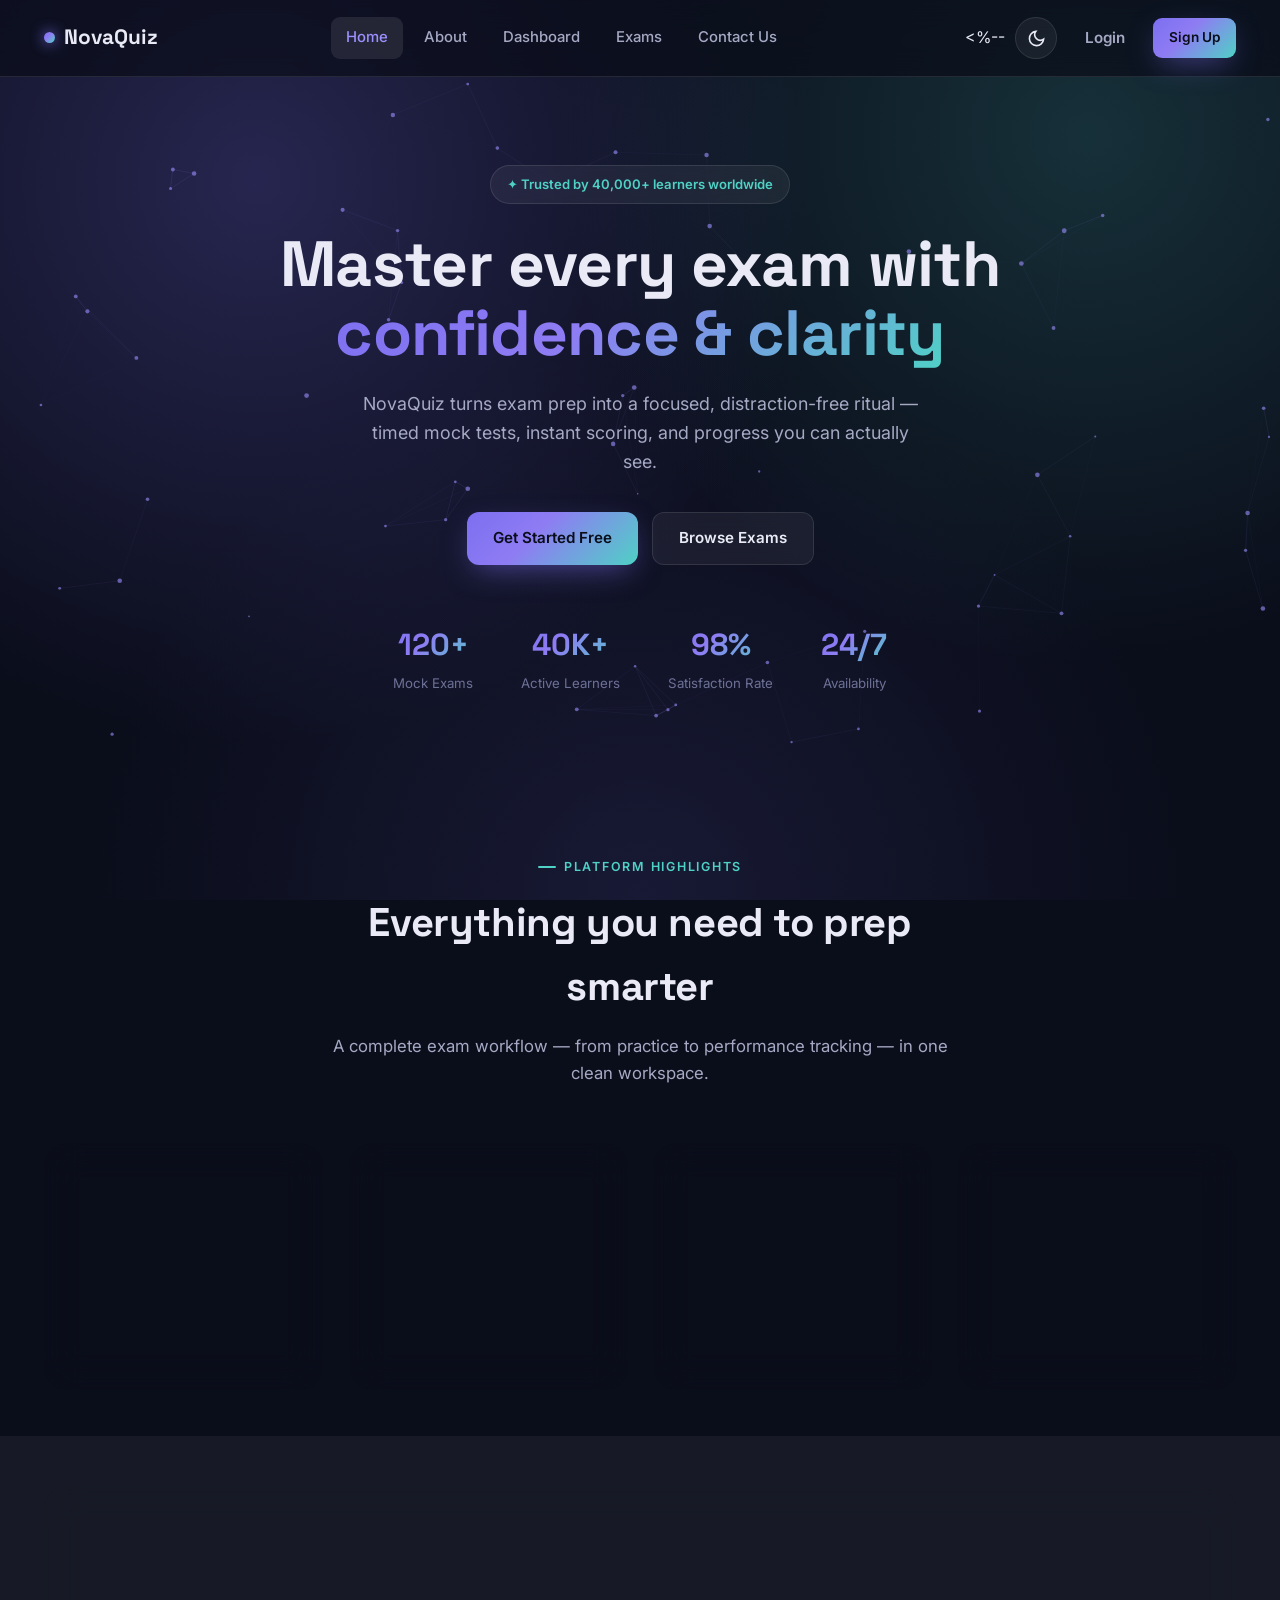
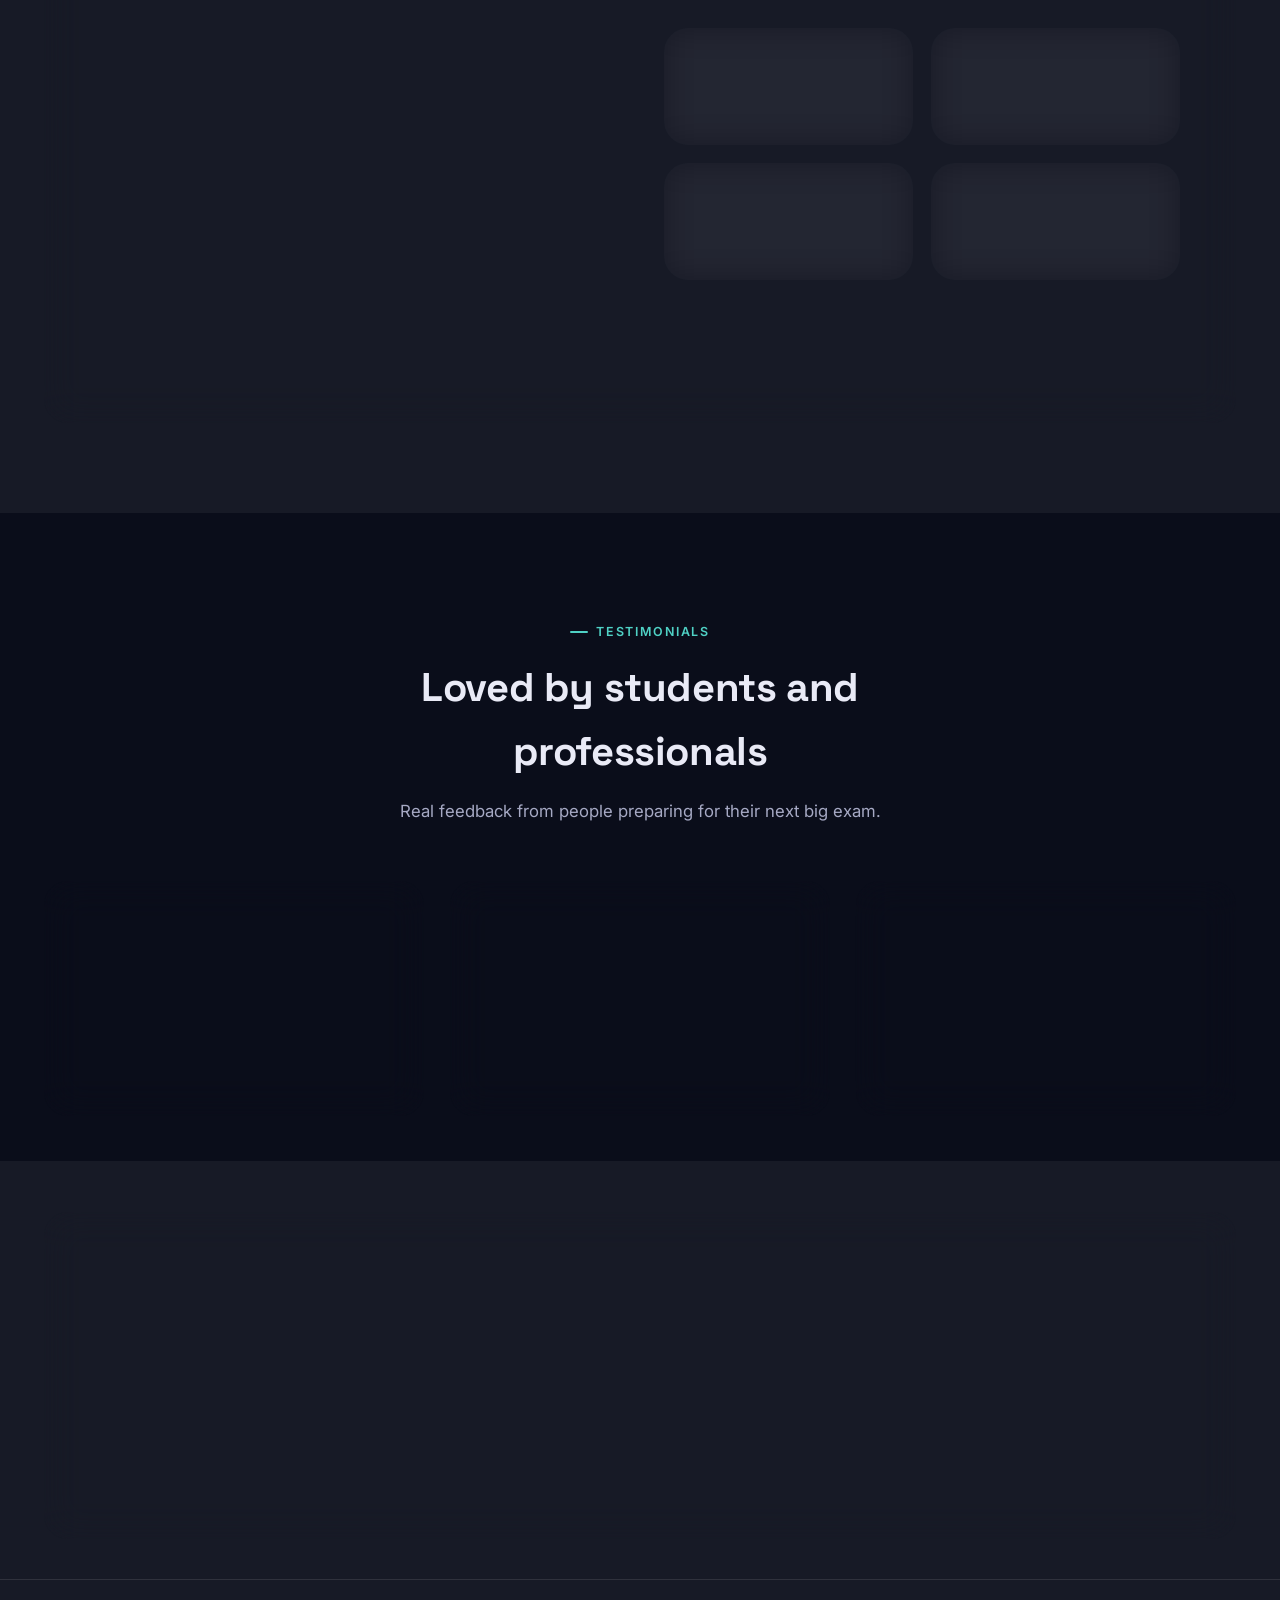
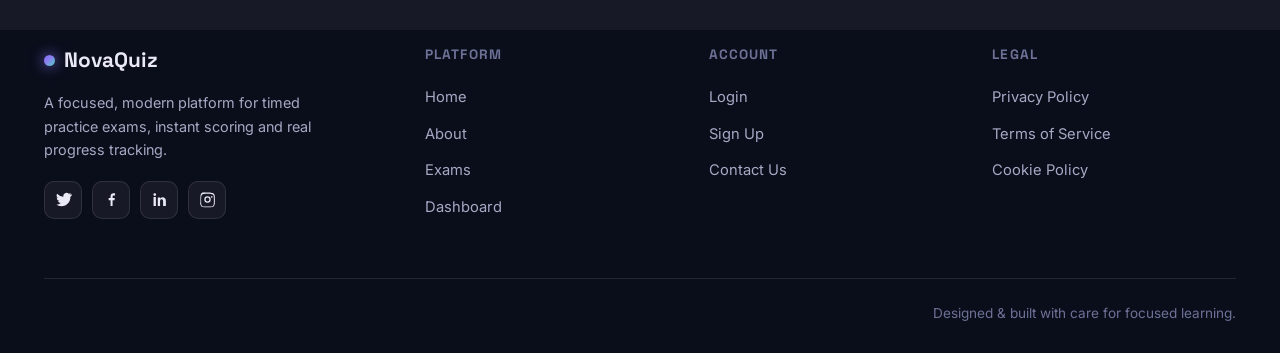
<file: index.html>
<!DOCTYPE html>
<html lang="en">
<head>
<meta charset="UTF-8">
<meta name="viewport" content="width=device-width, initial-scale=1.0">
<title>NovaQuiz — Online Examination Platform</title>
<meta name="description" content="NovaQuiz is a modern online examination platform for timed practice tests, instant results and progress tracking.">
<link rel="stylesheet" href="css/style.css">
</head>
<body>

<div class="page-loader" aria-hidden="true"><div class="loader-ring"></div></div>

<!-- ===================== NAVBAR ===================== -->
<header class="navbar">
  <div class="container nav-inner">
    <a href="index.html" class="nav-logo"><span class="logo-dot"></span>NovaQuiz</a>
    <nav class="nav-links" id="navLinks" aria-label="Primary">
      <a href="index.html" data-page="index.html">Home</a>
      <a href="about.html" data-page="about.html">About</a>
      <a href="dashboard.html" data-page="dashboard.html">Dashboard</a>
      <a href="exams.html" data-page="exams.html">Exams</a>
      <a href="contact.html" data-page="contact.html">Contact Us</a>
    </nav>
    <div class="nav-actions">
      <%--   <button class="theme-toggle" data-theme-toggle aria-label="Toggle dark and light mode">
        <svg class="icon-moon" viewBox="0 0 24 24" fill="none" stroke="currentColor" stroke-width="2"><path d="M21 12.79A9 9 0 1111.21 3 7 7 0 0021 12.79z"/></svg>
        <svg class="icon-sun" viewBox="0 0 24 24" fill="none" stroke="currentColor" stroke-width="2"><circle cx="12" cy="12" r="4"/><path d="M12 2v2M12 20v2M4.93 4.93l1.41 1.41M17.66 17.66l1.41 1.41M2 12h2M20 12h2M6.34 17.66l-1.41 1.41M19.07 4.93l-1.41 1.41"/></svg>
      </button>
      <a href="login.html" class="btn btn-ghost" data-nav="login">Login</a>
      <a href="signup.html" class="btn btn-primary btn-sm" data-nav="signup">Sign Up</a>
    </div>
    <button class="nav-burger" aria-label="Toggle menu" aria-expanded="false"><span></span></button>
  </div>
</header>

<main>
  <!-- ===================== HERO ===================== -->
  <section class="hero">
    <canvas class="hero-canvas" aria-hidden="true"></canvas>
    <div class="container hero-inner">
      <span class="hero-badge">✦ Trusted by 40,000+ learners worldwide</span>
      <h1>Master every exam with <span class="grad-text">confidence &amp; clarity</span></h1>
      <p>NovaQuiz turns exam prep into a focused, distraction-free ritual — timed mock tests, instant scoring, and progress you can actually see.</p>
      <div class="hero-cta">
        <a href="signup.html" class="btn btn-primary">Get Started Free</a>
        <a href="exams.html" class="btn btn-outline">Browse Exams</a>
      </div>
      <div class="hero-stats">
        <div class="hero-stat"><div class="num" data-count="120" data-suffix="+">0</div><div class="label">Mock Exams</div></div>
        <div class="hero-stat"><div class="num" data-count="40" data-suffix="K+">0</div><div class="label">Active Learners</div></div>
        <div class="hero-stat"><div class="num" data-count="98" data-suffix="%">0</div><div class="label">Satisfaction Rate</div></div>
        <div class="hero-stat"><div class="num" data-count="24" data-suffix="/7">0</div><div class="label">Availability</div></div>
      </div>
    </div>
  </section>

  <!-- ===================== PLATFORM HIGHLIGHTS ===================== -->
  <section class="section">
    <div class="container">
      <div class="section-head reveal">
        <span class="eyebrow">Platform Highlights</span>
        <h2>Everything you need to prep smarter</h2>
        <p>A complete exam workflow — from practice to performance tracking — in one clean workspace.</p>
      </div>
      <div class="grid grid-4">
        <div class="feature-card glass reveal">
          <div class="feature-icon"><svg viewBox="0 0 24 24" fill="none" stroke="currentColor" stroke-width="2"><rect x="3" y="4" width="18" height="16" rx="2"/><path d="M8 2v4M16 2v4M3 10h18"/></svg></div>
          <h3>Timed Mock Exams</h3>
          <p>Simulate real exam conditions with an accurate countdown timer and auto-submit.</p>
        </div>
        <div class="feature-card glass reveal">
          <div class="feature-icon"><svg viewBox="0 0 24 24" fill="none" stroke="currentColor" stroke-width="2"><path d="M3 3v18h18"/><path d="M7 15l4-6 4 3 5-8"/></svg></div>
          <h3>Instant Analytics</h3>
          <p>See your score, accuracy, and time spent the moment you submit — no waiting.</p>
        </div>
        <div class="feature-card glass reveal">
          <div class="feature-icon"><svg viewBox="0 0 24 24" fill="none" stroke="currentColor" stroke-width="2"><path d="M12 2l2.9 6.3L21 9l-5 4.6L17.5 21 12 17.3 6.5 21 8 13.6 3 9l6.1-.7z"/></svg></div>
          <h3>Curated Question Bank</h3>
          <p>Thousands of reviewed questions across subjects, ranked by real difficulty.</p>
        </div>
        <div class="feature-card glass reveal">
          <div class="feature-icon"><svg viewBox="0 0 24 24" fill="none" stroke="currentColor" stroke-width="2"><path d="M22 12h-4l-3 9L9 3l-3 9H2"/></svg></div>
          <h3>Progress Tracking</h3>
          <p>Visual dashboards show growth over time, so you know exactly what to revise.</p>
        </div>
      </div>
    </div>
  </section>

  <!-- ===================== WHY CHOOSE ===================== -->
  <section class="section" style="padding-top:0;">
    <div class="container">
      <div class="glass reveal" style="padding:56px; display:grid; grid-template-columns:1fr 1fr; gap:48px; align-items:center;">
        <div>
          <span class="eyebrow">Why NovaQuiz</span>
          <h2 style="font-size:clamp(1.6rem,3vw,2.2rem); font-weight:700; margin-bottom:18px;">Built for focus. Designed for results.</h2>
          <p style="color:var(--text-dim); margin-bottom:24px;">Most exam platforms bury you in clutter. NovaQuiz strips away the noise so every session is calm, fast, and genuinely useful — on any device, anywhere.</p>
          <ul style="display:flex; flex-direction:column; gap:16px;">
            <li class="flex items-center gap-12"><svg width="20" height="20" viewBox="0 0 24 24" fill="none" stroke="#3ED598" stroke-width="2.4" style="flex-shrink:0"><path d="M20 6L9 17l-5-5"/></svg> Zero setup — start an exam in seconds</li>
            <li class="flex items-center gap-12"><svg width="20" height="20" viewBox="0 0 24 24" fill="none" stroke="#3ED598" stroke-width="2.4" style="flex-shrink:0"><path d="M20 6L9 17l-5-5"/></svg> Fair, randomized question ordering</li>
            <li class="flex items-center gap-12"><svg width="20" height="20" viewBox="0 0 24 24" fill="none" stroke="#3ED598" stroke-width="2.4" style="flex-shrink:0"><path d="M20 6L9 17l-5-5"/></svg> Full review of every answer after submission</li>
            <li class="flex items-center gap-12"><svg width="20" height="20" viewBox="0 0 24 24" fill="none" stroke="#3ED598" stroke-width="2.4" style="flex-shrink:0"><path d="M20 6L9 17l-5-5"/></svg> Free forever for core practice exams</li>
          </ul>
        </div>
        <div class="grid" style="grid-template-columns:1fr 1fr; gap:18px;">
          <div class="glass reveal" style="padding:22px; text-align:center;">
            <div class="stat-number" style="font-size:1.7rem; font-weight:700;">4.9/5</div>
            <div style="color:var(--text-dim); font-size:0.85rem; margin-top:6px;">Average rating</div>
          </div>
          <div class="glass reveal" style="padding:22px; text-align:center;">
            <div class="stat-number" style="font-size:1.7rem; font-weight:700;">2.1M+</div>
            <div style="color:var(--text-dim); font-size:0.85rem; margin-top:6px;">Exams completed</div>
          </div>
          <div class="glass reveal" style="padding:22px; text-align:center;">
            <div class="stat-number" style="font-size:1.7rem; font-weight:700;">12</div>
            <div style="color:var(--text-dim); font-size:0.85rem; margin-top:6px;">Subject categories</div>
          </div>
          <div class="glass reveal" style="padding:22px; text-align:center;">
            <div class="stat-number" style="font-size:1.7rem; font-weight:700;">0₹</div>
            <div style="color:var(--text-dim); font-size:0.85rem; margin-top:6px;">Cost to start</div>
          </div>
        </div>
      </div>
    </div>
  </section>

  <!-- ===================== TESTIMONIALS ===================== -->
  <section class="section">
    <div class="container">
      <div class="section-head reveal">
        <span class="eyebrow">Testimonials</span>
        <h2>Loved by students and professionals</h2>
        <p>Real feedback from people preparing for their next big exam.</p>
      </div>
      <div class="grid grid-3">
        <div class="testimonial-card glass reveal">
          <div class="testimonial-stars">★★★★★</div>
          <p class="testimonial-quote">The timer and instant results made my revision routine so much more consistent. I finally feel ready for finals.</p>
          <div class="testimonial-person"><div class="avatar">AK</div><div><div class="name">Aditi Kapoor</div><div class="role">Engineering Student</div></div></div>
        </div>
        <div class="testimonial-card glass reveal">
          <div class="testimonial-stars">★★★★★</div>
          <p class="testimonial-quote">Clean interface, no distractions. The dashboard chart genuinely helped me see which subjects needed more work.</p>
          <div class="testimonial-person"><div class="avatar">RM</div><div><div class="name">Rohit Mehra</div><div class="role">Civil Services Aspirant</div></div></div>
        </div>
        <div class="testimonial-card glass reveal">
          <div class="testimonial-stars">★★★★★</div>
          <p class="testimonial-quote">I use NovaQuiz to prep my team for internal certifications. The review-answers screen is a killer feature.</p>
          <div class="testimonial-person"><div class="avatar">SL</div><div><div class="name">Sara Lin</div><div class="role">L&amp;D Manager</div></div></div>
        </div>
      </div>
    </div>
  </section>

  <!-- ===================== CTA STRIP ===================== -->
  <section class="container">
    <div class="glass reveal text-center" style="padding:64px 32px; background-image:var(--grad-radial);">
      <h2 style="font-size:clamp(1.5rem,3vw,2.1rem); font-weight:700; margin-bottom:14px;">Ready to test what you know?</h2>
      <p style="color:var(--text-dim); max-width:480px; margin:0 auto 28px;">Create your free account and take your first mock exam in under two minutes.</p>
      <a href="signup.html" class="btn btn-primary">Create Free Account</a>
    </div>
  </section>
</main>

<!-- ===================== FOOTER ===================== -->
<footer class="footer">
  <div class="container">
    <div class="footer-grid">
      <div class="footer-brand">
        <a href="index.html" class="nav-logo"><span class="logo-dot"></span>NovaQuiz</a>
        <p>A focused, modern platform for timed practice exams, instant scoring and real progress tracking.</p>
        <div class="social-row">
          <a href="#" class="social-btn" aria-label="Twitter"><svg viewBox="0 0 24 24" fill="currentColor"><path d="M23 4.6c-.8.4-1.7.7-2.6.8a4.5 4.5 0 002-2.5c-.9.5-1.9.9-2.9 1.1a4.5 4.5 0 00-7.7 4.1A12.8 12.8 0 013 3.9a4.5 4.5 0 001.4 6 4.4 4.4 0 01-2-.6v.1a4.5 4.5 0 003.6 4.4 4.5 4.5 0 01-2 .1 4.5 4.5 0 004.2 3.1A9 9 0 012 19.5a12.7 12.7 0 006.9 2c8.3 0 12.8-6.9 12.8-12.8v-.6c.9-.6 1.6-1.4 2.3-2.3z"/></svg></a>
          <a href="#" class="social-btn" aria-label="Facebook"><svg viewBox="0 0 24 24" fill="currentColor"><path d="M13.5 21v-8h2.7l.4-3.2h-3V7.7c0-.9.3-1.5 1.6-1.5H17V3.4c-.3 0-1.2-.1-2.3-.1-2.4 0-4 1.5-4 4.1v2.4H8v3.2h2.7V21z"/></svg></a>
          <a href="#" class="social-btn" aria-label="LinkedIn"><svg viewBox="0 0 24 24" fill="currentColor"><path d="M6.9 8.4H3.6V21h3.3zM5.3 3a1.9 1.9 0 100 3.9 1.9 1.9 0 000-3.9zM21 21v-6.9c0-3.7-2-5.4-4.6-5.4-2.1 0-3 1.2-3.6 2v-1.7H9.6c0 .9 0 12 0 12h3.2v-6.7c0-.4 0-.7.1-1 .3-.7 1-1.5 2.1-1.5 1.5 0 2.1 1.1 2.1 2.8V21z"/></svg></a>
          <a href="#" class="social-btn" aria-label="Instagram"><svg viewBox="0 0 24 24" fill="currentColor"><path d="M12 2.2c3.2 0 3.6 0 4.9.1 1.2.1 2 .3 2.4.5.6.2 1 .5 1.5 1s.8.9 1 1.5c.2.4.4 1.2.5 2.4.1 1.3.1 1.7.1 4.9s0 3.6-.1 4.9c-.1 1.2-.3 2-.5 2.4-.2.6-.5 1-1 1.5s-.9.8-1.5 1c-.4.2-1.2.4-2.4.5-1.3.1-1.7.1-4.9.1s-3.6 0-4.9-.1c-1.2-.1-2-.3-2.4-.5-.6-.2-1-.5-1.5-1s-.8-.9-1-1.5c-.2-.4-.4-1.2-.5-2.4C2 15.6 2 15.2 2 12s0-3.6.1-4.9c.1-1.2.3-2 .5-2.4.2-.6.5-1 1-1.5s.9-.8 1.5-1c.4-.2 1.2-.4 2.4-.5C8.4 2.2 8.8 2.2 12 2.2zm0 1.8c-3.1 0-3.5 0-4.7.1-1 0-1.6.2-1.9.4-.5.2-.8.4-1.2.7-.3.4-.5.7-.7 1.2-.1.3-.3.9-.4 1.9-.1 1.2-.1 1.6-.1 4.7s0 3.5.1 4.7c0 1 .2 1.6.4 1.9.2.5.4.8.7 1.2.4.3.7.5 1.2.7.3.1.9.3 1.9.4 1.2.1 1.6.1 4.7.1s3.5 0 4.7-.1c1 0 1.6-.2 1.9-.4.5-.2.8-.4 1.2-.7.3-.4.5-.7.7-1.2.1-.3.3-.9.4-1.9.1-1.2.1-1.6.1-4.7s0-3.5-.1-4.7c0-1-.2-1.6-.4-1.9-.2-.5-.4-.8-.7-1.2a2.9 2.9 0 00-1.2-.7c-.3-.1-.9-.3-1.9-.4-1.2-.1-1.6-.1-4.7-.1zm0 3.5a4.5 4.5 0 110 9 4.5 4.5 0 010-9zm0 1.8a2.7 2.7 0 100 5.4 2.7 2.7 0 000-5.4zm5.7-2a1.1 1.1 0 110 2.1 1.1 1.1 0 010-2.1z"/></svg></a>
        </div>
      </div>
      <div><h4>Platform</h4><ul class="footer-links"><li><a href="index.html">Home</a></li><li><a href="about.html">About</a></li><li><a href="exams.html">Exams</a></li><li><a href="dashboard.html">Dashboard</a></li></ul></div>
      <div><h4>Account</h4><ul class="footer-links"><li><a href="login.html">Login</a></li><li><a href="signup.html">Sign Up</a></li><li><a href="contact.html">Contact Us</a></li></ul></div>
      <div><h4>Legal</h4><ul class="footer-links"><li><a href="#">Privacy Policy</a></li><li><a href="#">Terms of Service</a></li><li><a href="#">Cookie Policy</a></li></ul></div>
    </div>
    <div class="footer-bottom">
      <span> </span>
      <span>Designed &amp; built with care for focused learning.</span>
    </div>
  </div>
</footer>

<script src="js/auth.js"></script>
<script src="js/app.js"></script>
</body>
</html>
</file>
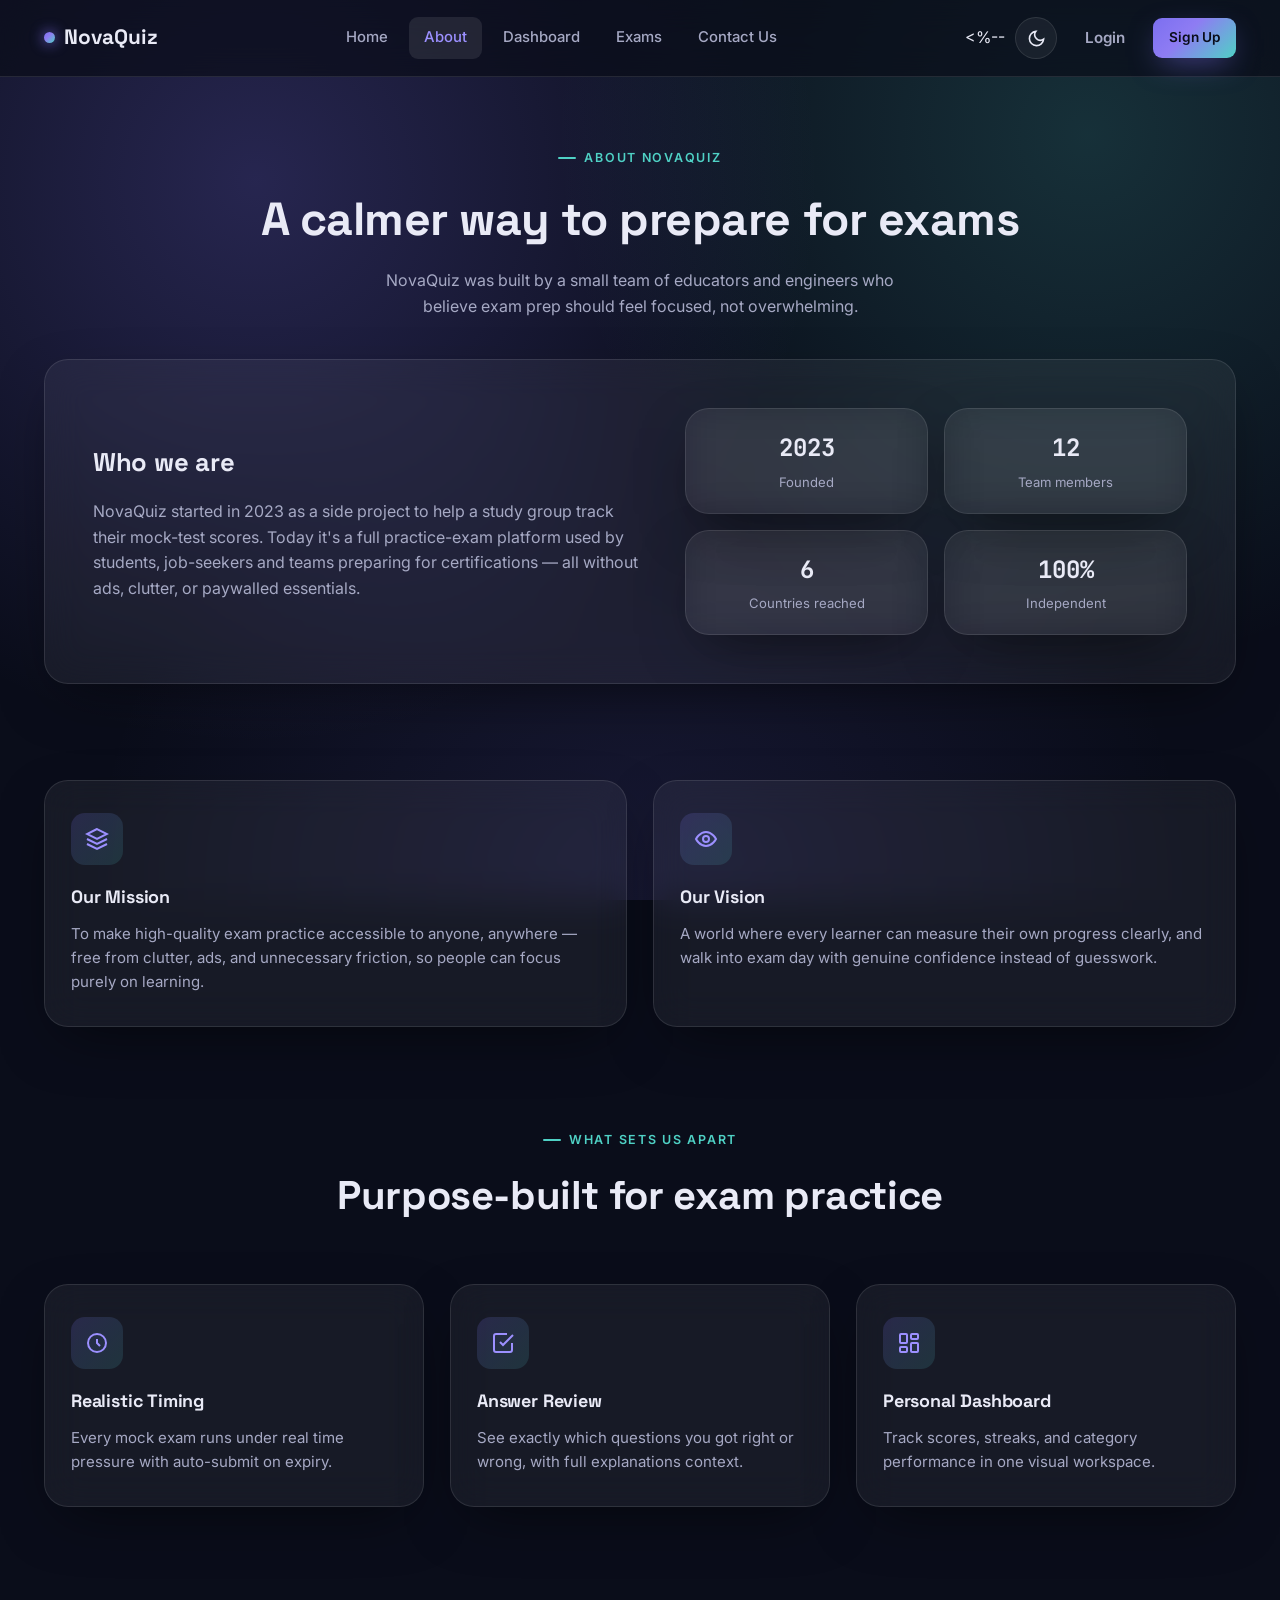
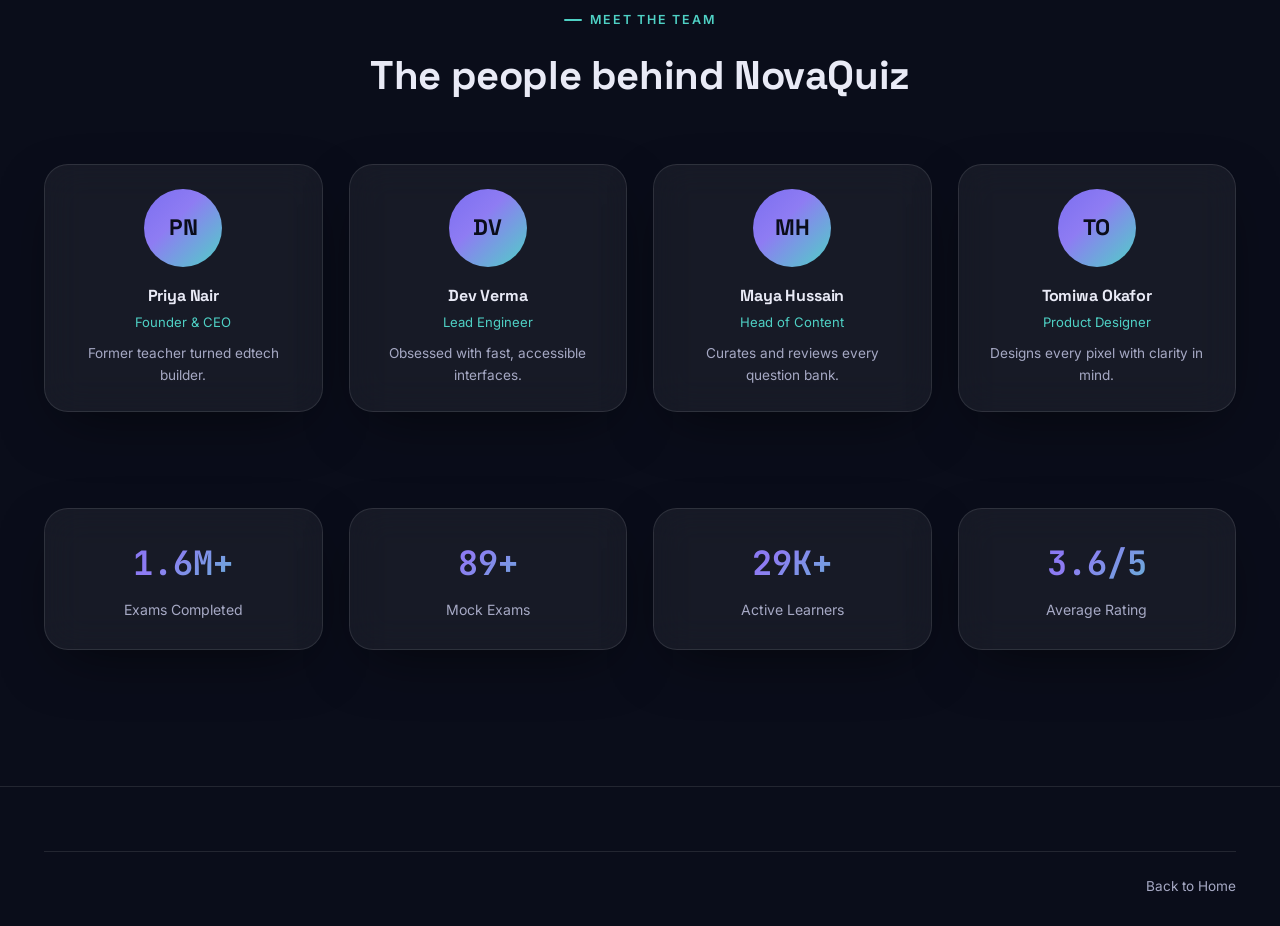
<file: about.html>
<!DOCTYPE html>
<html lang="en">
<head>
<meta charset="UTF-8">
<meta name="viewport" content="width=device-width, initial-scale=1.0">
<title>About — NovaQuiz</title>
<link rel="stylesheet" href="css/style.css">
</head>
<body>
<div class="page-loader" aria-hidden="true"><div class="loader-ring"></div></div>

<header class="navbar">
  <div class="container nav-inner">
    <a href="index.html" class="nav-logo"><span class="logo-dot"></span>NovaQuiz</a>
    <nav class="nav-links" aria-label="Primary">
      <a href="index.html" data-page="index.html">Home</a>
      <a href="about.html" data-page="about.html">About</a>
      <a href="dashboard.html" data-page="dashboard.html">Dashboard</a>
      <a href="exams.html" data-page="exams.html">Exams</a>
      <a href="contact.html" data-page="contact.html">Contact Us</a>
    </nav>
    <div class="nav-actions">
      <%--   <button class="theme-toggle" data-theme-toggle aria-label="Toggle dark and light mode">
        <svg class="icon-moon" viewBox="0 0 24 24" fill="none" stroke="currentColor" stroke-width="2"><path d="M21 12.79A9 9 0 1111.21 3 7 7 0 0021 12.79z"/></svg>
        <svg class="icon-sun" viewBox="0 0 24 24" fill="none" stroke="currentColor" stroke-width="2"><circle cx="12" cy="12" r="4"/><path d="M12 2v2M12 20v2M4.93 4.93l1.41 1.41M17.66 17.66l1.41 1.41M2 12h2M20 12h2M6.34 17.66l-1.41 1.41M19.07 4.93l-1.41 1.41"/></svg>
      </button>
      <a href="login.html" class="btn btn-ghost" data-nav="login">Login</a>
      <a href="signup.html" class="btn btn-primary btn-sm" data-nav="signup">Sign Up</a>
    </div>
    <button class="nav-burger" aria-label="Toggle menu" aria-expanded="false"><span></span></button>
  </div>
</header>

<main>
  <section class="page-header">
    <div class="container">
      <span class="eyebrow" style="justify-content:center;">About NovaQuiz</span>
      <h1>A calmer way to prepare for exams</h1>
      <p>NovaQuiz was built by a small team of educators and engineers who believe exam prep should feel focused, not overwhelming.</p>
    </div>
  </section>

  <section class="section" style="padding-top:0;">
    <div class="container">
      <div class="glass reveal" style="padding:48px; display:grid; grid-template-columns:1.1fr 1fr; gap:40px; align-items:center;">
        <div>
          <h2 style="font-size:1.6rem; margin-bottom:16px;">Who we are</h2>
          <p style="color:var(--text-dim);">NovaQuiz started in 2023 as a side project to help a study group track their mock-test scores. Today it's a full practice-exam platform used by students, job-seekers and teams preparing for certifications — all without ads, clutter, or paywalled essentials.</p>
        </div>
        <div class="grid" style="grid-template-columns:1fr 1fr; gap:16px;">
          <div class="glass" style="padding:20px; text-align:center;"><div class="stat-number" style="font-size:1.5rem;font-weight:700;">2023</div><div style="color:var(--text-dim); font-size:0.82rem; margin-top:4px;">Founded</div></div>
          <div class="glass" style="padding:20px; text-align:center;"><div class="stat-number" style="font-size:1.5rem;font-weight:700;">12</div><div style="color:var(--text-dim); font-size:0.82rem; margin-top:4px;">Team members</div></div>
          <div class="glass" style="padding:20px; text-align:center;"><div class="stat-number" style="font-size:1.5rem;font-weight:700;">6</div><div style="color:var(--text-dim); font-size:0.82rem; margin-top:4px;">Countries reached</div></div>
          <div class="glass" style="padding:20px; text-align:center;"><div class="stat-number" style="font-size:1.5rem;font-weight:700;">100%</div><div style="color:var(--text-dim); font-size:0.82rem; margin-top:4px;">Independent</div></div>
        </div>
      </div>
    </div>
  </section>

  <!-- Mission & Vision -->
  <section class="section" style="padding-top:0;">
    <div class="container grid grid-2">
      <div class="feature-card glass reveal">
        <div class="feature-icon"><svg viewBox="0 0 24 24" fill="none" stroke="currentColor" stroke-width="2"><path d="M12 2L2 7l10 5 10-5-10-5zM2 17l10 5 10-5M2 12l10 5 10-5"/></svg></div>
        <h3>Our Mission</h3>
        <p>To make high-quality exam practice accessible to anyone, anywhere — free from clutter, ads, and unnecessary friction, so people can focus purely on learning.</p>
      </div>
      <div class="feature-card glass reveal">
        <div class="feature-icon"><svg viewBox="0 0 24 24" fill="none" stroke="currentColor" stroke-width="2"><circle cx="12" cy="12" r="3"/><path d="M2 12s3.6-7 10-7 10 7 10 7-3.6 7-10 7-10-7-10-7z"/></svg></div>
        <h3>Our Vision</h3>
        <p>A world where every learner can measure their own progress clearly, and walk into exam day with genuine confidence instead of guesswork.</p>
      </div>
    </div>
  </section>

  <!-- Features -->
  <section class="section" style="padding-top:0;">
    <div class="container">
      <div class="section-head reveal">
        <span class="eyebrow">What sets us apart</span>
        <h2>Purpose-built for exam practice</h2>
      </div>
      <div class="grid grid-3">
        <div class="feature-card glass reveal">
          <div class="feature-icon"><svg viewBox="0 0 24 24" fill="none" stroke="currentColor" stroke-width="2"><path d="M12 8v4l3 3"/><circle cx="12" cy="12" r="9"/></svg></div>
          <h3>Realistic Timing</h3><p>Every mock exam runs under real time pressure with auto-submit on expiry.</p>
        </div>
        <div class="feature-card glass reveal">
          <div class="feature-icon"><svg viewBox="0 0 24 24" fill="none" stroke="currentColor" stroke-width="2"><path d="M9 11l3 3L22 4"/><path d="M21 12v7a2 2 0 01-2 2H5a2 2 0 01-2-2V5a2 2 0 012-2h11"/></svg></div>
          <h3>Answer Review</h3><p>See exactly which questions you got right or wrong, with full explanations context.</p>
        </div>
        <div class="feature-card glass reveal">
          <div class="feature-icon"><svg viewBox="0 0 24 24" fill="none" stroke="currentColor" stroke-width="2"><rect x="3" y="3" width="7" height="9" rx="1"/><rect x="14" y="3" width="7" height="5" rx="1"/><rect x="14" y="12" width="7" height="9" rx="1"/><rect x="3" y="16" width="7" height="5" rx="1"/></svg></div>
          <h3>Personal Dashboard</h3><p>Track scores, streaks, and category performance in one visual workspace.</p>
        </div>
      </div>
    </div>
  </section>

  <!-- Team -->
  <section class="section" style="padding-top:0;">
    <div class="container">
      <div class="section-head reveal">
        <span class="eyebrow">Meet the Team</span>
        <h2>The people behind NovaQuiz</h2>
      </div>
      <div class="grid grid-4">
        <div class="team-card glass reveal"><div class="team-avatar">PN</div><h4>Priya Nair</h4><div class="role">Founder &amp; CEO</div><p>Former teacher turned edtech builder.</p></div>
        <div class="team-card glass reveal"><div class="team-avatar">DV</div><h4>Dev Verma</h4><div class="role">Lead Engineer</div><p>Obsessed with fast, accessible interfaces.</p></div>
        <div class="team-card glass reveal"><div class="team-avatar">MH</div><h4>Maya Hussain</h4><div class="role">Head of Content</div><p>Curates and reviews every question bank.</p></div>
        <div class="team-card glass reveal"><div class="team-avatar">TO</div><h4>Tomiwa Okafor</h4><div class="role">Product Designer</div><p>Designs every pixel with clarity in mind.</p></div>
      </div>
    </div>
  </section>

  <!-- Statistics -->
  <section class="section" style="padding-top:0;">
    <div class="container">
      <div class="grid grid-4">
        <div class="stat-card glass reveal"><div class="stat-number" data-count="2.1" data-suffix="M+">0</div><div class="stat-label">Exams Completed</div></div>
        <div class="stat-card glass reveal"><div class="stat-number" data-count="120" data-suffix="+">0</div><div class="stat-label">Mock Exams</div></div>
        <div class="stat-card glass reveal"><div class="stat-number" data-count="40" data-suffix="K+">0</div><div class="stat-label">Active Learners</div></div>
        <div class="stat-card glass reveal"><div class="stat-number" data-count="4.9" data-suffix="/5">0</div><div class="stat-label">Average Rating</div></div>
      </div>
    </div>
  </section>
</main>

<footer class="footer">
  <div class="container">
    <div class="footer-bottom">
      <span> </span>
      <span><a href="index.html" style="color:var(--text-dim)">Back to Home</a></span>
    </div>
  </div>
</footer>

<script src="js/auth.js"></script>
<script src="js/app.js"></script>
</body>
</html>
</file>
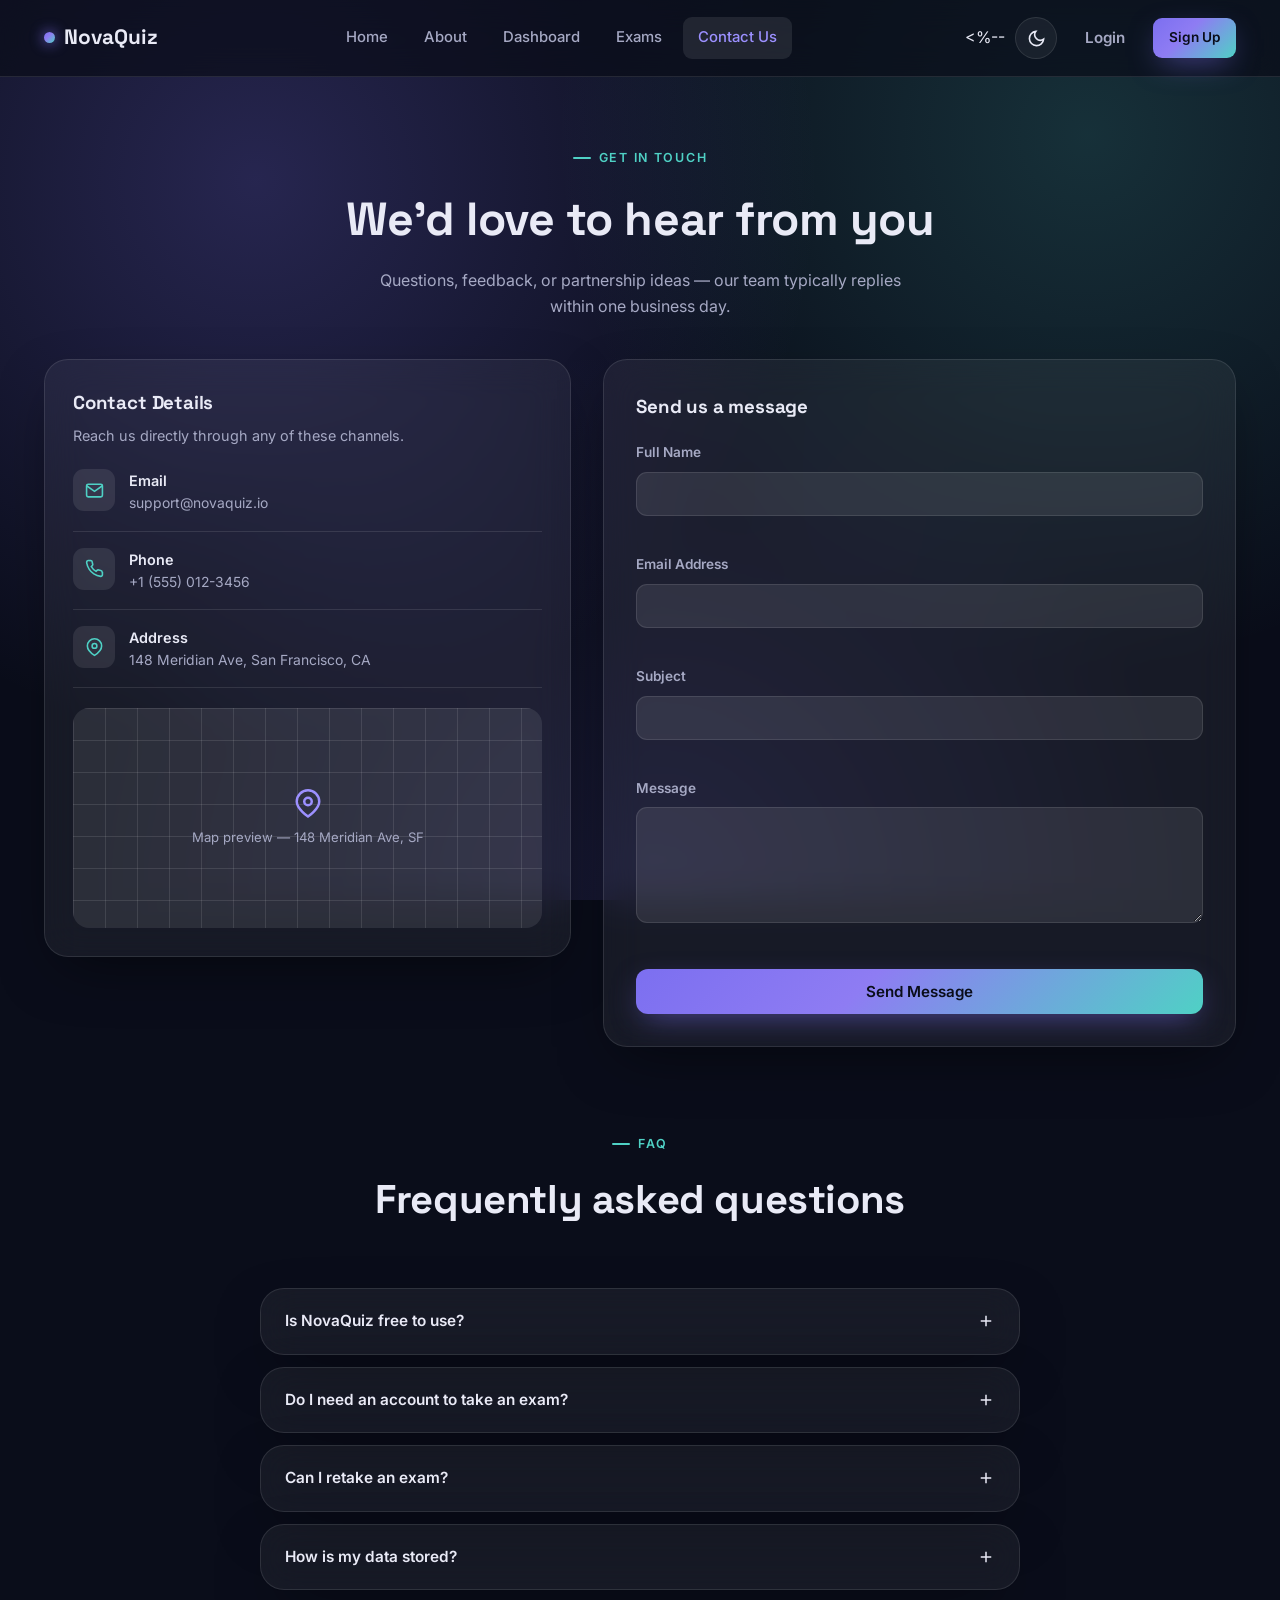
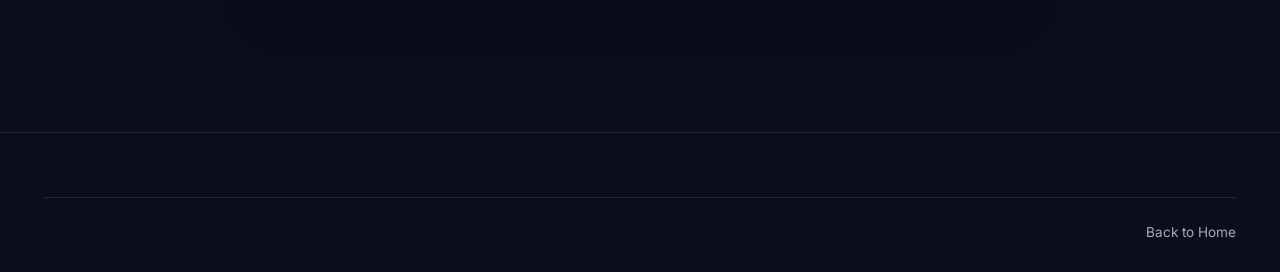
<file: contact.html>
<!DOCTYPE html>
<html lang="en">
<head>
<meta charset="UTF-8">
<meta name="viewport" content="width=device-width, initial-scale=1.0">
<title>Contact Us — NovaQuiz</title>
<link rel="stylesheet" href="css/style.css">
<link rel="stylesheet" href="css/auth.css">
<style>
  .contact-grid{ display:grid; grid-template-columns:1fr 1.2fr; gap:32px; align-items:start; }
  .contact-info-item{ display:flex; gap:14px; padding:16px 0; border-bottom:1px solid var(--border); }
  .contact-info-item:last-child{ border-bottom:none; }
  .contact-info-icon{ width:42px; height:42px; border-radius:11px; background:var(--surface-hover); display:flex; align-items:center; justify-content:center; color:var(--cyan); flex-shrink:0; }
  .contact-info-icon svg{ width:19px; height:19px; }
  .map-placeholder{
    height:220px; border-radius:16px; margin-top:20px; position:relative; overflow:hidden;
    background:
      linear-gradient(var(--border) 1px, transparent 1px) 0 0/32px 32px,
      linear-gradient(90deg, var(--border) 1px, transparent 1px) 0 0/32px 32px,
      var(--surface-hover);
    display:flex; align-items:center; justify-content:center;
  }
  .map-pin{ display:flex; flex-direction:column; align-items:center; gap:8px; color:var(--text-dim); }
  .map-pin svg{ width:30px; height:30px; color:var(--violet-soft); }
  .faq-item{ padding:20px 24px; margin-bottom:12px; cursor:pointer; }
  .faq-q{ display:flex; justify-content:space-between; align-items:center; font-weight:600; font-size:0.96rem; }
  .faq-q svg{ width:18px; height:18px; transition:transform var(--transition); flex-shrink:0; }
  .faq-item.open .faq-q svg{ transform:rotate(45deg); }
  .faq-a{ max-height:0; overflow:hidden; transition:max-height 300ms ease; color:var(--text-dim); font-size:0.9rem; }
  .faq-item.open .faq-a{ max-height:200px; margin-top:12px; }
  @media (max-width:860px){ .contact-grid{ grid-template-columns:1fr; } }
</style>
</head>
<body>
<div class="page-loader" aria-hidden="true"><div class="loader-ring"></div></div>

<header class="navbar">
  <div class="container nav-inner">
    <a href="index.html" class="nav-logo"><span class="logo-dot"></span>NovaQuiz</a>
    <nav class="nav-links" aria-label="Primary">
      <a href="index.html" data-page="index.html">Home</a>
      <a href="about.html" data-page="about.html">About</a>
      <a href="dashboard.html" data-page="dashboard.html">Dashboard</a>
      <a href="exams.html" data-page="exams.html">Exams</a>
      <a href="contact.html" data-page="contact.html">Contact Us</a>
    </nav>
    <div class="nav-actions">
      <%--   <button class="theme-toggle" data-theme-toggle aria-label="Toggle dark and light mode">
        <svg class="icon-moon" viewBox="0 0 24 24" fill="none" stroke="currentColor" stroke-width="2"><path d="M21 12.79A9 9 0 1111.21 3 7 7 0 0021 12.79z"/></svg>
        <svg class="icon-sun" viewBox="0 0 24 24" fill="none" stroke="currentColor" stroke-width="2"><circle cx="12" cy="12" r="4"/><path d="M12 2v2M12 20v2M4.93 4.93l1.41 1.41M17.66 17.66l1.41 1.41M2 12h2M20 12h2M6.34 17.66l-1.41 1.41M19.07 4.93l-1.41 1.41"/></svg>
      </button>
      <a href="login.html" class="btn btn-ghost" data-nav="login">Login</a>
      <a href="signup.html" class="btn btn-primary btn-sm" data-nav="signup">Sign Up</a>
    </div>
    <button class="nav-burger" aria-label="Toggle menu" aria-expanded="false"><span></span></button>
  </div>
</header>

<main>
  <section class="page-header">
    <div class="container">
      <span class="eyebrow" style="justify-content:center;">Get in Touch</span>
      <h1>We'd love to hear from you</h1>
      <p>Questions, feedback, or partnership ideas — our team typically replies within one business day.</p>
    </div>
  </section>

  <section class="container" style="padding-bottom:90px;">
    <div class="contact-grid">
      <!-- Contact info -->
      <div>
        <div class="glass reveal" style="padding:28px;">
          <h3 style="margin-bottom:6px;">Contact Details</h3>
          <p style="color:var(--text-dim); font-size:0.9rem; margin-bottom:6px;">Reach us directly through any of these channels.</p>
          <div class="contact-info-item">
            <div class="contact-info-icon"><svg viewBox="0 0 24 24" fill="none" stroke="currentColor" stroke-width="2"><path d="M4 4h16v16H4z" opacity="0"/><path d="M22 6l-10 7L2 6"/><rect x="2" y="4" width="20" height="16" rx="2"/></svg></div>
            <div><div style="font-weight:600; font-size:0.9rem;">Email</div><div style="color:var(--text-dim); font-size:0.87rem;">support@novaquiz.io</div></div>
          </div>
          <div class="contact-info-item">
            <div class="contact-info-icon"><svg viewBox="0 0 24 24" fill="none" stroke="currentColor" stroke-width="2"><path d="M22 16.9v3a2 2 0 01-2.2 2 19.8 19.8 0 01-8.6-3.1 19.5 19.5 0 01-6-6A19.8 19.8 0 012.1 4.2 2 2 0 014.1 2h3a2 2 0 012 1.7c.1.9.3 1.8.6 2.6a2 2 0 01-.5 2.1L8 9.6a16 16 0 006 6l1.2-1.2a2 2 0 012.1-.5c.8.3 1.7.5 2.6.6a2 2 0 011.7 2.1z"/></svg></div>
            <div><div style="font-weight:600; font-size:0.9rem;">Phone</div><div style="color:var(--text-dim); font-size:0.87rem;">+1 (555) 012-3456</div></div>
          </div>
          <div class="contact-info-item">
            <div class="contact-info-icon"><svg viewBox="0 0 24 24" fill="none" stroke="currentColor" stroke-width="2"><path d="M21 10c0 6-9 12-9 12s-9-6-9-12a9 9 0 0118 0z"/><circle cx="12" cy="10" r="3"/></svg></div>
            <div><div style="font-weight:600; font-size:0.9rem;">Address</div><div style="color:var(--text-dim); font-size:0.87rem;">148 Meridian Ave, San Francisco, CA</div></div>
          </div>

          <div class="map-placeholder">
            <div class="map-pin">
              <svg viewBox="0 0 24 24" fill="none" stroke="currentColor" stroke-width="2"><path d="M21 10c0 6-9 12-9 12s-9-6-9-12a9 9 0 0118 0z"/><circle cx="12" cy="10" r="3"/></svg>
              <span style="font-size:0.82rem;">Map preview — 148 Meridian Ave, SF</span>
            </div>
          </div>
        </div>
      </div>

      <!-- Contact form -->
      <div class="glass reveal" style="padding:32px;">
        <h3 style="margin-bottom:20px;">Send us a message</h3>
        <form id="contactForm" novalidate>
          <div class="form-group">
            <label for="cName">Full Name</label>
            <input type="text" id="cName" required>
            <span class="field-hint"></span>
          </div>
          <div class="form-group">
            <label for="cEmail">Email Address</label>
            <input type="email" id="cEmail" required>
            <span class="field-hint"></span>
          </div>
          <div class="form-group">
            <label for="cSubject">Subject</label>
            <input type="text" id="cSubject" required>
            <span class="field-hint"></span>
          </div>
          <div class="form-group">
            <label for="cMessage">Message</label>
            <textarea id="cMessage" rows="5" required></textarea>
            <span class="field-hint"></span>
          </div>
          <button type="submit" class="btn btn-primary btn-block">Send Message</button>
        </form>
      </div>
    </div>

    <!-- FAQ -->
    <div style="max-width:760px; margin:80px auto 0;">
      <div class="section-head reveal">
        <span class="eyebrow">FAQ</span>
        <h2>Frequently asked questions</h2>
      </div>
      <div class="faq-item glass reveal">
        <div class="faq-q">Is NovaQuiz free to use? <svg viewBox="0 0 24 24" fill="none" stroke="currentColor" stroke-width="2"><path d="M12 5v14M5 12h14"/></svg></div>
        <div class="faq-a">Yes — all core practice exams are completely free. We may introduce optional premium question packs later.</div>
      </div>
      <div class="faq-item glass reveal">
        <div class="faq-q">Do I need an account to take an exam? <svg viewBox="0 0 24 24" fill="none" stroke="currentColor" stroke-width="2"><path d="M12 5v14M5 12h14"/></svg></div>
        <div class="faq-a">You can preview and take exams without an account, but signing up lets you save your results and track progress over time.</div>
      </div>
      <div class="faq-item glass reveal">
        <div class="faq-q">Can I retake an exam? <svg viewBox="0 0 24 24" fill="none" stroke="currentColor" stroke-width="2"><path d="M12 5v14M5 12h14"/></svg></div>
        <div class="faq-a">Absolutely. Questions are reshuffled on every attempt, so retaking an exam still feels fresh.</div>
      </div>
      <div class="faq-item glass reveal">
        <div class="faq-q">How is my data stored? <svg viewBox="0 0 24 24" fill="none" stroke="currentColor" stroke-width="2"><path d="M12 5v14M5 12h14"/></svg></div>
        <div class="faq-a">In this demo, your account and exam history are stored locally in your browser using localStorage.</div>
      </div>
    </div>
  </section>
</main>

<footer class="footer">
  <div class="container">
    <div class="footer-bottom">
      <span> </span>
      <span><a href="index.html" style="color:var(--text-dim)">Back to Home</a></span>
    </div>
  </div>
</footer>

<script src="js/auth.js"></script>
<script src="js/app.js"></script>
<script>
  document.getElementById('contactForm').addEventListener('submit', function(e){
    e.preventDefault();
    NovaToast.show('Message sent!', 'Thanks for reaching out — we\'ll reply within one business day.', 'success');
    this.reset();
  });
  document.querySelectorAll('.faq-item').forEach(item=>{
    item.addEventListener('click', ()=> item.classList.toggle('open'));
  });
</script>
</body>
</html>
</file>
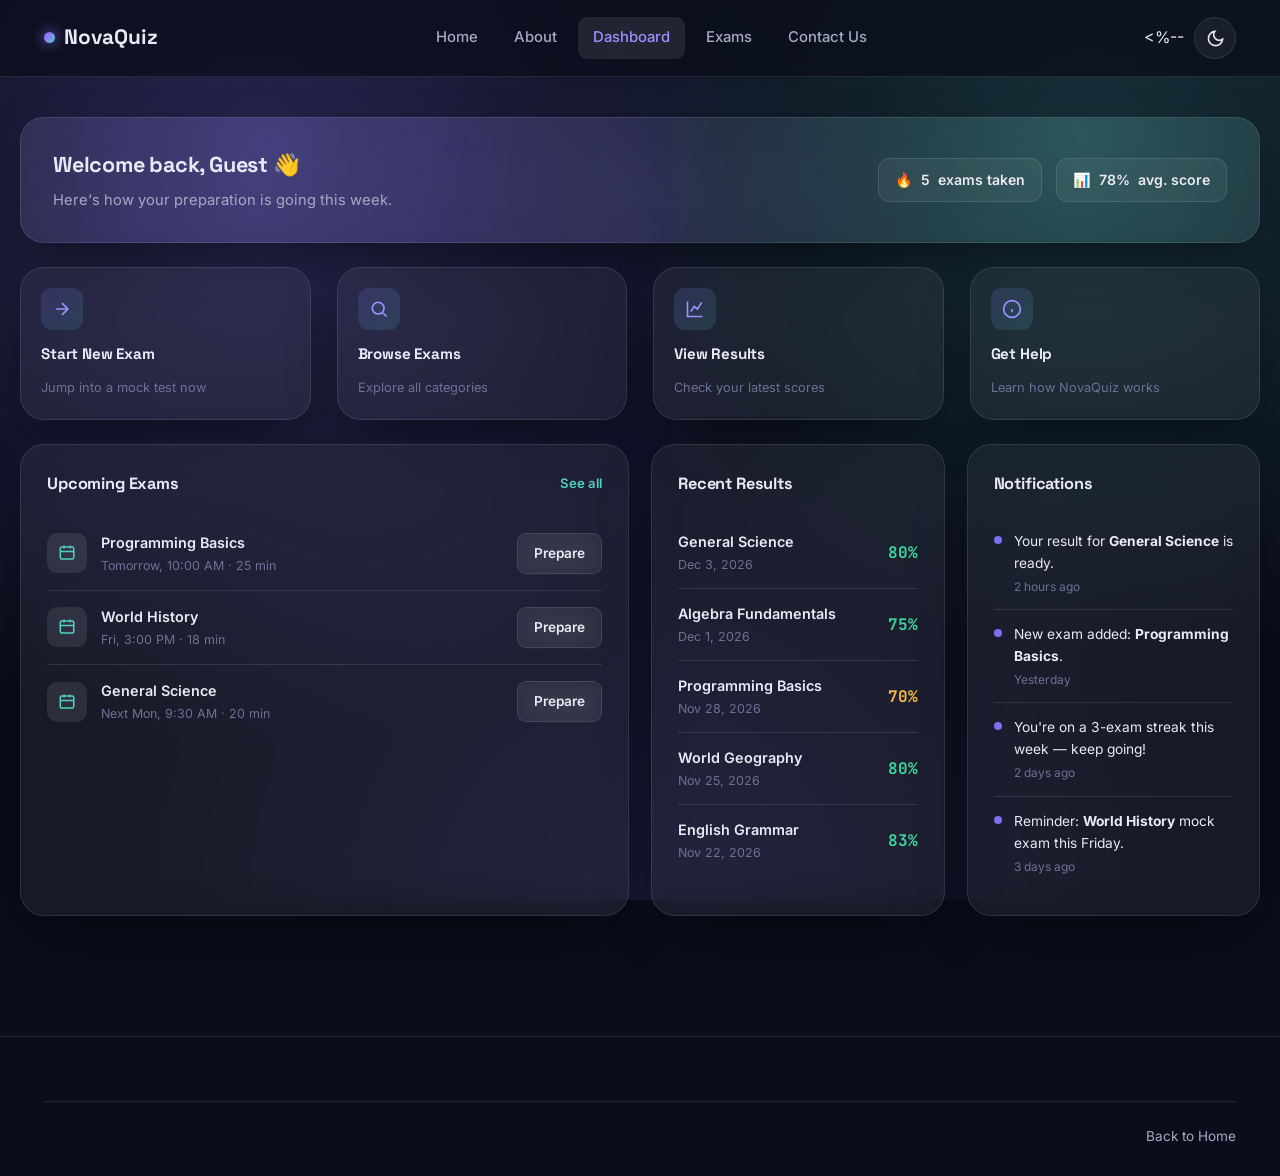
<file: dashboard.html>
<!DOCTYPE html>
<html lang="en">
<head>
<meta charset="UTF-8">
<meta name="viewport" content="width=device-width, initial-scale=1.0">
<title>Dashboard — NovaQuiz</title>
<link rel="stylesheet" href="css/style.css">
<link rel="stylesheet" href="css/dashboard.css">
</head>
<body>
<div class="page-loader" aria-hidden="true"><div class="loader-ring"></div></div>

<header class="navbar">
  <div class="container nav-inner">
    <a href="index.html" class="nav-logo"><span class="logo-dot"></span>NovaQuiz</a>
    <nav class="nav-links" aria-label="Primary">
      <a href="index.html" data-page="index.html">Home</a>
      <a href="about.html" data-page="about.html">About</a>
      <a href="dashboard.html" data-page="dashboard.html">Dashboard</a>
      <a href="exams.html" data-page="exams.html">Exams</a>
      <a href="contact.html" data-page="contact.html">Contact Us</a>
    </nav>
    <div class="nav-actions">
      <%--   <button class="theme-toggle" data-theme-toggle aria-label="Toggle dark and light mode">
        <svg class="icon-moon" viewBox="0 0 24 24" fill="none" stroke="currentColor" stroke-width="2"><path d="M21 12.79A9 9 0 1111.21 3 7 7 0 0021 12.79z"/></svg>
        <svg class="icon-sun" viewBox="0 0 24 24" fill="none" stroke="currentColor" stroke-width="2"><circle cx="12" cy="12" r="4"/><path d="M12 2v2M12 20v2M4.93 4.93l1.41 1.41M17.66 17.66l1.41 1.41M2 12h2M20 12h2M6.34 17.66l-1.41 1.41M19.07 4.93l-1.41 1.41"/></svg>
      </button>
      <!--<a href="login.html" class="btn btn-ghost" data-nav="login">Login</a>
      <a href="signup.html" class="btn btn-primary btn-sm" data-nav="signup">Sign Up</a>-->
    </div>
    <button class="nav-burger" aria-label="Toggle menu" aria-expanded="false"><span></span></button>
  </div>
</header>

<main class="dash-wrap container">

  <!--<div class="glass guest-banner" style="display:none; padding:14px 22px; margin-bottom:22px; align-items:center; justify-content:space-between; gap:14px; flex-wrap:wrap;">
    <span style="font-size:0.88rem; color:var(--text-dim);">You're viewing demo data. <a href="signup.html" style="color:var(--cyan); font-weight:600;">Create an account</a> to save your real exam history.</span>
    <a href="signup.html" class="btn btn-primary btn-sm">Sign Up Free</a>
  </div>-->

  <!-- Welcome card -->
  <div class="glass welcome-card reveal" style="margin-bottom:24px;">
    <div>
      <h2>Welcome back, <span data-user-name>Guest</span> 👋</h2>
      <p>Here's how your preparation is going this week.</p>
    </div>
    <div class="welcome-badge">
      <div class="streak-pill">🔥 <span data-exam-count>0</span> exams taken</div>
      <div class="streak-pill">📊 <span data-avg-score>0%</span> avg. score</div>
    </div>
  </div>

  <!-- Quick actions -->
  <div class="grid grid-4 reveal" style="margin-bottom:24px;">
    <a href="exams.html" class="quick-action glass">
      <div class="qa-icon"><svg viewBox="0 0 24 24" fill="none" stroke="currentColor" stroke-width="2"><path d="M5 12h14M12 5l7 7-7 7"/></svg></div>
      <h4>Start New Exam</h4><p>Jump into a mock test now</p>
    </a>
    <a href="exams.html" class="quick-action glass">
      <div class="qa-icon"><svg viewBox="0 0 24 24" fill="none" stroke="currentColor" stroke-width="2"><circle cx="11" cy="11" r="7"/><path d="M21 21l-4.3-4.3"/></svg></div>
      <h4>Browse Exams</h4><p>Explore all categories</p>
    </a>
    <a href="#recentResults" class="quick-action glass">
      <div class="qa-icon"><svg viewBox="0 0 24 24" fill="none" stroke="currentColor" stroke-width="2"><path d="M3 3v18h18"/><path d="M7 15l4-6 4 3 5-8"/></svg></div>
      <h4>View Results</h4><p>Check your latest scores</p>
    </a>
    <a href="about.html" class="quick-action glass">
      <div class="qa-icon"><svg viewBox="0 0 24 24" fill="none" stroke="currentColor" stroke-width="2"><circle cx="12" cy="12" r="10"/><path d="M12 16v-4M12 8h.01"/></svg></div>
      <h4>Get Help</h4><p>Learn how NovaQuiz works</p>
    </a>
  </div>

  <div class="dash-grid">
    <!-- Performance chart -->
    <!--<div class="widget glass span-2 reveal">
      <div class="widget-head"><h3>Performance Trend</h3><a href="exams.html">Take an exam</a></div>
      <div class="chart-wrap"><canvas id="performanceChart"></canvas></div>
      <div class="chart-legend">
        <div class="chart-legend-item"><span class="chart-legend-dot" style="background:#7C6FF0"></span>Score % over recent exams</div>
      </div>
    </div>-->

    <!-- Progress by category -->
    <!--<div class="widget glass span-2 reveal">
      <div class="widget-head"><h3>Category Progress</h3></div>
      <div data-progress></div>
    </div>-->

    <!-- Upcoming exams -->
    <div class="widget glass span-2 reveal">
      <div class="widget-head"><h3>Upcoming Exams</h3><a href="exams.html">See all</a></div>
      <div data-upcoming></div>
    </div>

    <!-- Recent results -->
    <div class="widget glass span-1 reveal" id="recentResults">
      <div class="widget-head"><h3>Recent Results</h3></div>
      <div data-recent-results></div>
    </div>

    <!-- Notifications -->
    <div class="widget glass span-1 reveal">
      <div class="widget-head"><h3>Notifications</h3></div>
      <div data-notifications></div>
    </div>
  </div>
</main>

<footer class="footer">
  <div class="container">
    <div class="footer-bottom">
      <span> </span>
      <span><a href="index.html" style="color:var(--text-dim)">Back to Home</a></span>
    </div>
  </div>
</footer>

<script src="js/auth.js"></script>
<script src="js/app.js"></script>
<script src="js/dashboard.js"></script>
</body>
</html>
</file>
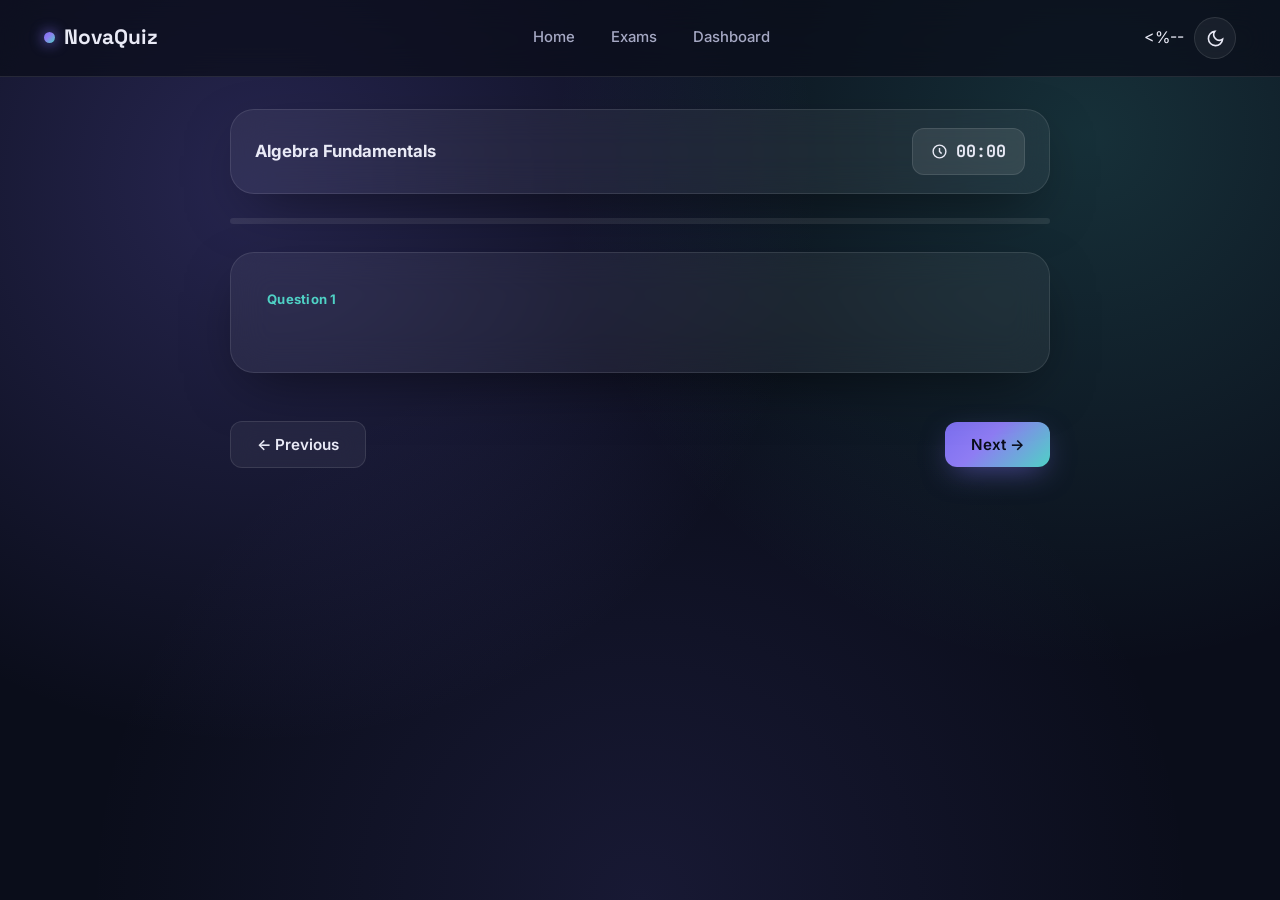
<file: exam.html>
<!DOCTYPE html>
<html lang="en">
<head>
<meta charset="UTF-8">
<meta name="viewport" content="width=device-width, initial-scale=1.0">
<title>Exam in Progress — NovaQuiz</title>
<link rel="stylesheet" href="css/style.css">
<link rel="stylesheet" href="css/exams.css">
</head>
<body>
<div class="page-loader" aria-hidden="true"><div class="loader-ring"></div></div>

<header class="navbar">
  <div class="container nav-inner">
    <a href="index.html" class="nav-logo"><span class="logo-dot"></span>NovaQuiz</a>
    <nav class="nav-links" aria-label="Primary">
      <a href="index.html">Home</a>
      <a href="exams.html">Exams</a>
      <a href="dashboard.html">Dashboard</a>
    </nav>
    <div class="nav-actions">
      <%--   <button class="theme-toggle" data-theme-toggle aria-label="Toggle dark and light mode">
        <svg class="icon-moon" viewBox="0 0 24 24" fill="none" stroke="currentColor" stroke-width="2"><path d="M21 12.79A9 9 0 1111.21 3 7 7 0 0021 12.79z"/></svg>
        <svg class="icon-sun" viewBox="0 0 24 24" fill="none" stroke="currentColor" stroke-width="2"><circle cx="12" cy="12" r="4"/><path d="M12 2v2M12 20v2M4.93 4.93l1.41 1.41M17.66 17.66l1.41 1.41M2 12h2M20 12h2M6.34 17.66l-1.41 1.41M19.07 4.93l-1.41 1.41"/></svg>
      </button>
    </div>
    <button class="nav-burger" aria-label="Toggle menu" aria-expanded="false"><span></span></button>
  </div>
</header>

<main class="exam-shell container">
  <div class="exam-topbar glass">
    <div class="exam-name" data-exam-title>Exam
      <span data-exam-sub>Loading...</span>
    </div>
    <div class="timer-display">
      <svg viewBox="0 0 24 24" fill="none" stroke="currentColor" stroke-width="2"><circle cx="12" cy="12" r="9"/><path d="M12 7v5l3 3"/></svg>
      <span data-timer>00:00</span>
    </div>
  </div>

  <div class="progress-strip"><div class="progress-strip-fill" data-progress-fill style="width:0%"></div></div>

  <div class="question-card glass" role="group" aria-label="Question">
    <div class="q-index" data-q-index>Question 1</div>
    <div class="q-text" data-q-text></div>
    <div class="option-list" data-option-list role="radiogroup"></div>
  </div>

  <div class="q-jump" data-q-jump aria-label="Jump to question"></div>

  <div class="exam-nav">
    <button class="btn btn-outline" data-prev>← Previous</button>
    <button class="btn btn-primary" data-next>Next →</button>
    <button class="btn btn-primary" data-submit style="display:none;">Submit Exam ✓</button>
  </div>
</main>

<script src="js/auth.js"></script>
<script src="js/app.js"></script>
<script src="js/timer.js"></script>
<script src="js/exams.js"></script>
</body>
</html>
</file>
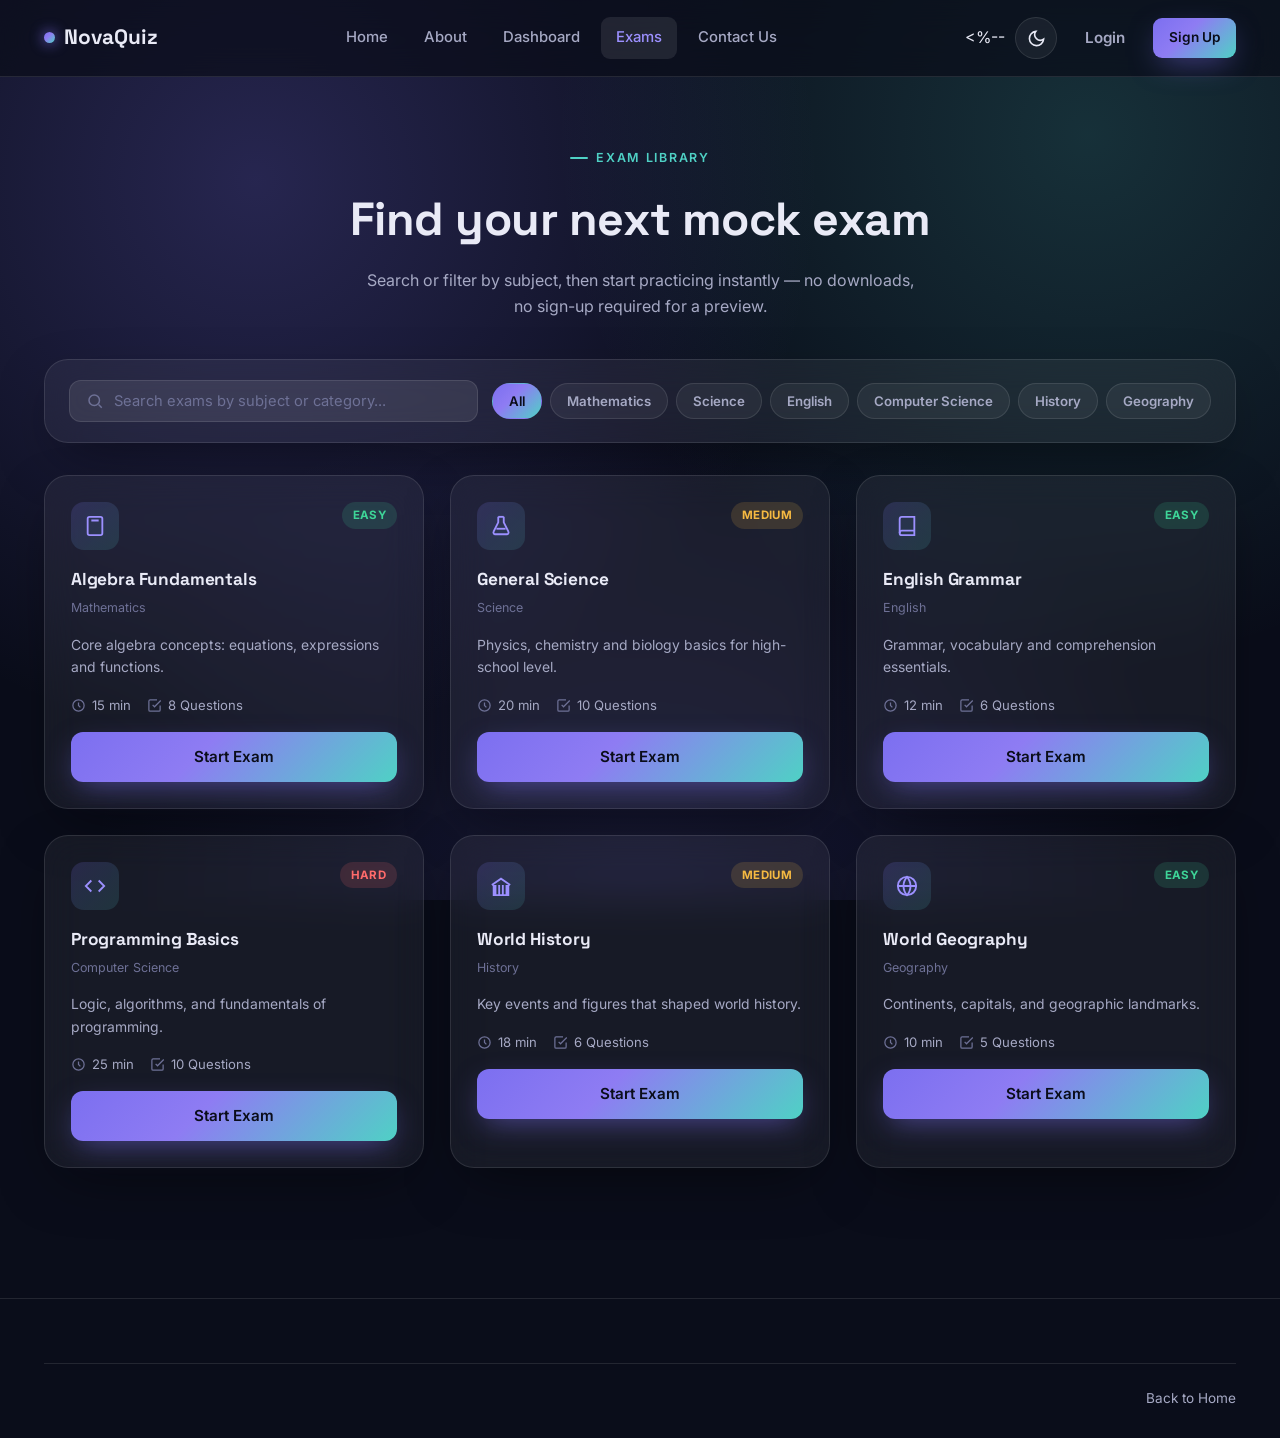
<file: exams.html>
<!DOCTYPE html>
<html lang="en">
<head>
<meta charset="UTF-8">
<meta name="viewport" content="width=device-width, initial-scale=1.0">
<title>Exams — NovaQuiz</title>
<link rel="stylesheet" href="css/style.css">
<link rel="stylesheet" href="css/exams.css">
</head>
<body>
<div class="page-loader" aria-hidden="true"><div class="loader-ring"></div></div>

<header class="navbar">
  <div class="container nav-inner">
    <a href="index.html" class="nav-logo"><span class="logo-dot"></span>NovaQuiz</a>
    <nav class="nav-links" aria-label="Primary">
      <a href="index.html" data-page="index.html">Home</a>
      <a href="about.html" data-page="about.html">About</a>
      <a href="dashboard.html" data-page="dashboard.html">Dashboard</a>
      <a href="exams.html" data-page="exams.html">Exams</a>
      <a href="contact.html" data-page="contact.html">Contact Us</a>
    </nav>
    <div class="nav-actions">
      <%--   <button class="theme-toggle" data-theme-toggle aria-label="Toggle dark and light mode">
        <svg class="icon-moon" viewBox="0 0 24 24" fill="none" stroke="currentColor" stroke-width="2"><path d="M21 12.79A9 9 0 1111.21 3 7 7 0 0021 12.79z"/></svg>
        <svg class="icon-sun" viewBox="0 0 24 24" fill="none" stroke="currentColor" stroke-width="2"><circle cx="12" cy="12" r="4"/><path d="M12 2v2M12 20v2M4.93 4.93l1.41 1.41M17.66 17.66l1.41 1.41M2 12h2M20 12h2M6.34 17.66l-1.41 1.41M19.07 4.93l-1.41 1.41"/></svg>
      </button>
      <a href="login.html" class="btn btn-ghost" data-nav="login">Login</a>
      <a href="signup.html" class="btn btn-primary btn-sm" data-nav="signup">Sign Up</a>
    </div>
    <button class="nav-burger" aria-label="Toggle menu" aria-expanded="false"><span></span></button>
  </div>
</header>

<main>
  <section class="page-header">
    <div class="container">
      <span class="eyebrow" style="justify-content:center;">Exam Library</span>
      <h1>Find your next mock exam</h1>
      <p>Search or filter by subject, then start practicing instantly — no downloads, no sign-up required for a preview.</p>
    </div>
  </section>

  <section class="container" style="padding-bottom:90px;">
    <div class="exam-toolbar glass reveal">
      <div class="search-box">
        <svg viewBox="0 0 24 24" fill="none" stroke="currentColor" stroke-width="2"><circle cx="11" cy="11" r="7"/><path d="M21 21l-4.3-4.3"/></svg>
        <input type="text" placeholder="Search exams by subject or category..." data-exam-search aria-label="Search exams">
      </div>
      <div class="filter-chips">
        <button class="chip active" data-category="All">All</button>
        <button class="chip" data-category="Mathematics">Mathematics</button>
        <button class="chip" data-category="Science">Science</button>
        <button class="chip" data-category="English">English</button>
        <button class="chip" data-category="Computer Science">Computer Science</button>
        <button class="chip" data-category="History">History</button>
        <button class="chip" data-category="Geography">Geography</button>
      </div>
    </div>

    <div class="grid grid-3" data-exam-grid></div>
  </section>
</main>

<footer class="footer">
  <div class="container">
    <div class="footer-bottom">
      <span> </span>
      <span><a href="index.html" style="color:var(--text-dim)">Back to Home</a></span>
    </div>
  </div>
</footer>

<script src="js/auth.js"></script>
<script src="js/app.js"></script>
<script src="js/exams.js"></script>
</body>
</html>
</file>
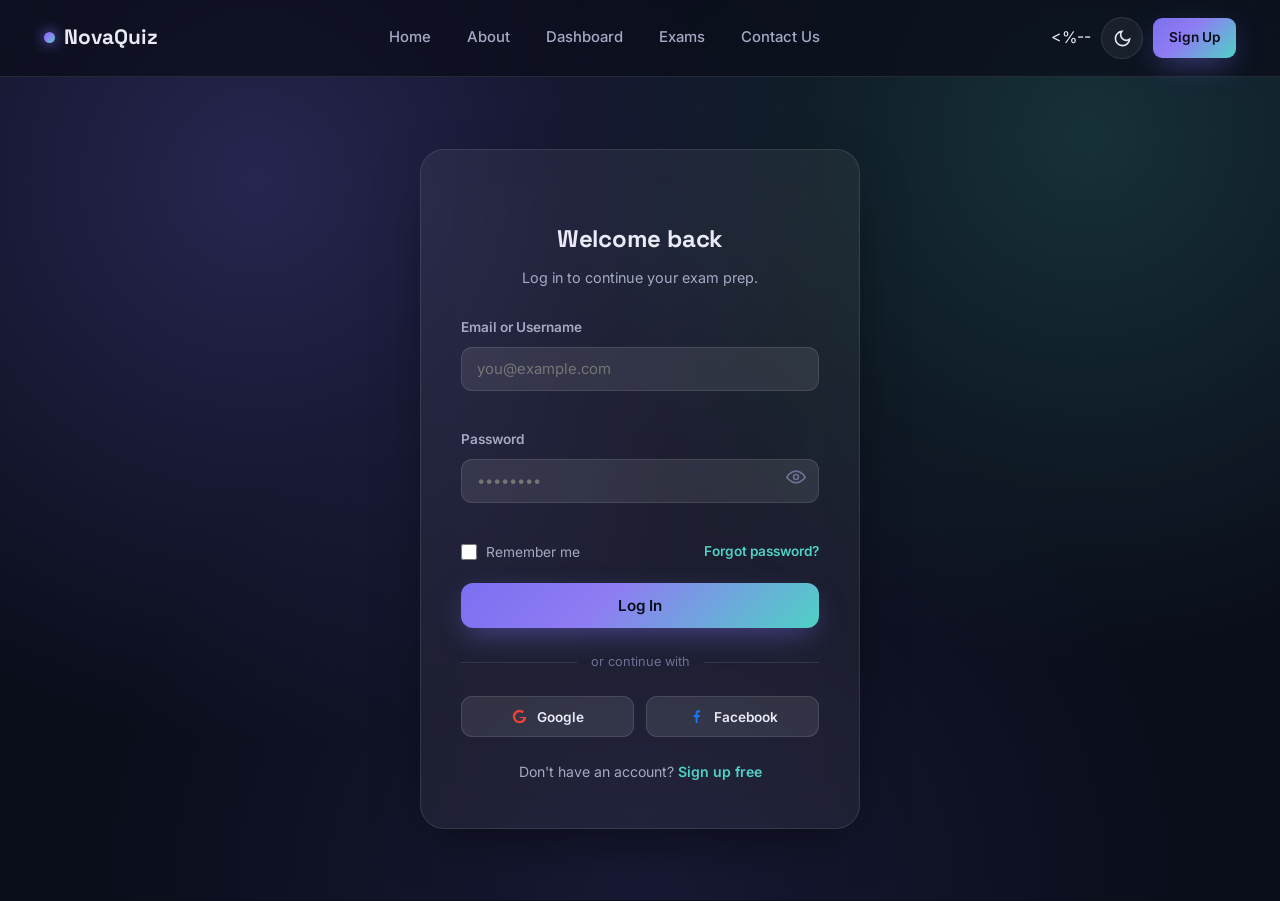
<file: login.html>
<!DOCTYPE html>
<html lang="en">
<head>
<meta charset="UTF-8">
<meta name="viewport" content="width=device-width, initial-scale=1.0">
<title>Login — NovaQuiz</title>
<link rel="stylesheet" href="css/style.css">
<link rel="stylesheet" href="css/auth.css">
</head>
<body>
<div class="page-loader" aria-hidden="true"><div class="loader-ring"></div></div>

<header class="navbar">
  <div class="container nav-inner">
    <a href="index.html" class="nav-logo"><span class="logo-dot"></span>NovaQuiz</a>
    <nav class="nav-links" aria-label="Primary">
      <a href="index.html" data-page="index.html">Home</a>
      <a href="about.html" data-page="about.html">About</a>
      <a href="dashboard.html" data-page="dashboard.html">Dashboard</a>
      <a href="exams.html" data-page="exams.html">Exams</a>
      <a href="contact.html" data-page="contact.html">Contact Us</a>
    </nav>
    <div class="nav-actions">
      <%--   <button class="theme-toggle" data-theme-toggle aria-label="Toggle dark and light mode">
        <svg class="icon-moon" viewBox="0 0 24 24" fill="none" stroke="currentColor" stroke-width="2"><path d="M21 12.79A9 9 0 1111.21 3 7 7 0 0021 12.79z"/></svg>
        <svg class="icon-sun" viewBox="0 0 24 24" fill="none" stroke="currentColor" stroke-width="2"><circle cx="12" cy="12" r="4"/><path d="M12 2v2M12 20v2M4.93 4.93l1.41 1.41M17.66 17.66l1.41 1.41M2 12h2M20 12h2M6.34 17.66l-1.41 1.41M19.07 4.93l-1.41 1.41"/></svg>
      </button>
      <a href="signup.html" class="btn btn-primary btn-sm" data-nav="signup">Sign Up</a>
    </div>
    <button class="nav-burger" aria-label="Toggle menu" aria-expanded="false"><span></span></button>
  </div>
</header>

<main class="auth-wrap">
  <div class="glass auth-card reveal in">
    <div class="auth-head">
      <span class="logo-dot" style="display:inline-block; margin-bottom:14px;"></span>
      <h1>Welcome back</h1>
      <p>Log in to continue your exam prep.</p>
    </div>

    <form id="loginForm" novalidate>
      <div class="form-group">
        <label for="email">Email or Username</label>
        <input type="text" id="email" placeholder="you@example.com" autocomplete="username">
        <span class="field-hint"></span>
      </div>
      <div class="form-group password-field">
        <label for="password">Password</label>
        <input type="password" id="password" placeholder="••••••••" autocomplete="current-password">
        <button type="button" class="toggle-password" data-toggle-password aria-label="Show password">
          <svg class="icon-show" viewBox="0 0 24 24" fill="none" stroke="currentColor" stroke-width="2"><path d="M1 12s4-7 11-7 11 7 11 7-4 7-11 7-11-7-11-7z"/><circle cx="12" cy="12" r="3"/></svg>
          <svg class="icon-hide" viewBox="0 0 24 24" fill="none" stroke="currentColor" stroke-width="2"><path d="M17.94 17.94A10.9 10.9 0 0112 20c-7 0-11-8-11-8a20.3 20.3 0 015.06-5.94M9.9 4.24A10.6 10.6 0 0112 4c7 0 11 8 11 8a20.4 20.4 0 01-3.22 4.36M1 1l22 22"/></svg>
        </button>
        <span class="field-hint"></span>
      </div>
      <div class="form-between">
        <label class="form-check"><input type="checkbox" id="remember">Remember me</label>
        <a href="#" data-forgot-password>Forgot password?</a>
      </div>
      <button type="submit" class="btn btn-primary btn-block">Log In</button>
    </form>

    <div class="auth-divider">or continue with</div>
    <div class="social-row-auth">
      <button class="social-login-btn"><svg viewBox="0 0 24 24"><path fill="#EA4335" d="M12 10.2v3.9h5.5c-.2 1.4-1.7 4.2-5.5 4.2-3.3 0-6-2.7-6-6.1s2.7-6.1 6-6.1c1.9 0 3.1.8 3.9 1.5l2.6-2.5C16.9 3.5 14.7 2.5 12 2.5 6.8 2.5 2.6 6.7 2.6 12S6.8 21.5 12 21.5c6.9 0 9.3-4.9 9.3-7.4 0-.5 0-.9-.1-1.3H12z"/></svg>Google</button>
      <button class="social-login-btn"><svg viewBox="0 0 24 24" fill="#1877F2"><path d="M13.5 21v-8h2.7l.4-3.2h-3V7.7c0-.9.3-1.5 1.6-1.5H17V3.4c-.3 0-1.2-.1-2.3-.1-2.4 0-4 1.5-4 4.1v2.4H8v3.2h2.7V21z"/></svg>Facebook</button>
    </div>

    <p class="auth-footer-text">Don't have an account? <a href="signup.html">Sign up free</a></p>
  </div>
</main>

<script src="js/auth.js"></script>
<script src="js/app.js"></script>
</body>
</html>
</file>
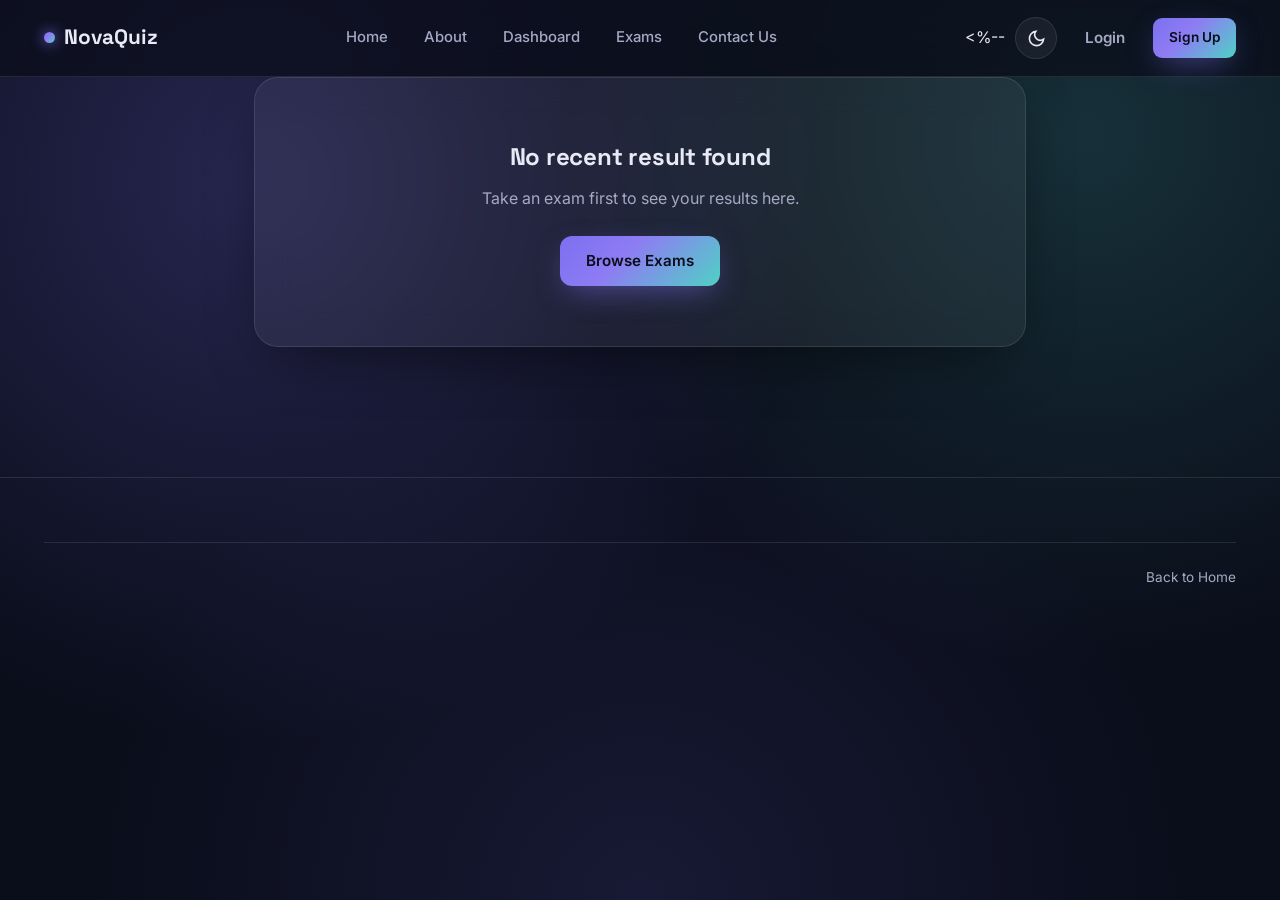
<file: result.html>
<!DOCTYPE html>
<html lang="en">
<head>
<meta charset="UTF-8">
<meta name="viewport" content="width=device-width, initial-scale=1.0">
<title>Your Result — NovaQuiz</title>
<link rel="stylesheet" href="css/style.css">
<link rel="stylesheet" href="css/exams.css">
</head>
<body>
<div class="page-loader" aria-hidden="true"><div class="loader-ring"></div></div>

<header class="navbar">
  <div class="container nav-inner">
    <a href="index.html" class="nav-logo"><span class="logo-dot"></span>NovaQuiz</a>
    <nav class="nav-links" aria-label="Primary">
      <a href="index.html" data-page="index.html">Home</a>
      <a href="about.html" data-page="about.html">About</a>
      <a href="dashboard.html" data-page="dashboard.html">Dashboard</a>
      <a href="exams.html" data-page="exams.html">Exams</a>
      <a href="contact.html" data-page="contact.html">Contact Us</a>
    </nav>
    <div class="nav-actions">
      <%--   <button class="theme-toggle" data-theme-toggle aria-label="Toggle dark and light mode">
        <svg class="icon-moon" viewBox="0 0 24 24" fill="none" stroke="currentColor" stroke-width="2"><path d="M21 12.79A9 9 0 1111.21 3 7 7 0 0021 12.79z"/></svg>
        <svg class="icon-sun" viewBox="0 0 24 24" fill="none" stroke="currentColor" stroke-width="2"><circle cx="12" cy="12" r="4"/><path d="M12 2v2M12 20v2M4.93 4.93l1.41 1.41M17.66 17.66l1.41 1.41M2 12h2M20 12h2M6.34 17.66l-1.41 1.41M19.07 4.93l-1.41 1.41"/></svg>
      </button>
      <a href="login.html" class="btn btn-ghost" data-nav="login">Login</a>
      <a href="signup.html" class="btn btn-primary btn-sm" data-nav="signup">Sign Up</a>
    </div>
    <button class="nav-burger" aria-label="Toggle menu" aria-expanded="false"><span></span></button>
  </div>
</header>

<main class="container" style="max-width:820px; padding-bottom:90px;" data-result-wrap>

  <div class="glass result-hero reveal in">
    <div class="result-ring-wrap">
      <svg viewBox="0 0 180 180">
        <defs>
          <linearGradient id="ringGrad" x1="0%" y1="0%" x2="100%" y2="0%">
            <stop offset="0%" stop-color="#7C6FF0"/>
            <stop offset="100%" stop-color="#4FD1C5"/>
          </linearGradient>
        </defs>
        <circle class="result-ring-bg" cx="90" cy="90" r="82"/>
        <circle class="result-ring-fill" cx="90" cy="90" r="82"/>
      </svg>
      <div class="result-ring-label"><span class="pct">0%</span><span class="lbl">Score</span></div>
    </div>
    <div class="result-title" data-result-title>Loading result...</div>
    <div class="result-sub" data-result-sub></div>
  </div>

  <div class="result-stats reveal in">
    <div class="result-stat glass"><div class="val" data-stat-score>0/0</div><div class="lbl">Total Score</div></div>
    <div class="result-stat glass"><div class="val green" data-stat-correct>0</div><div class="lbl">Correct Answers</div></div>
    <div class="result-stat glass"><div class="val red" data-stat-wrong>0</div><div class="lbl">Wrong Answers</div></div>
    <div class="result-stat glass"><div class="val gold" data-stat-time>00:00</div><div class="lbl">Time Taken</div></div>
  </div>

  <div class="flex gap-12" style="justify-content:center; margin-bottom:40px;">
    <a href="exams.html" class="btn btn-outline">Browse More Exams</a>
    <a href="exam.html" data-retake class="btn btn-primary">Retake This Exam</a>
  </div>

  <h2 style="font-size:1.3rem; margin-bottom:18px;">Answer Review</h2>
  <div data-review-list></div>
</main>

<footer class="footer">
  <div class="container">
    <div class="footer-bottom">
      <span> </span>
      <span><a href="index.html" style="color:var(--text-dim)">Back to Home</a></span>
    </div>
  </div>
</footer>

<script src="js/auth.js"></script>
<script src="js/app.js"></script>
<script src="js/result.js"></script>
</body>
</html>
</file>
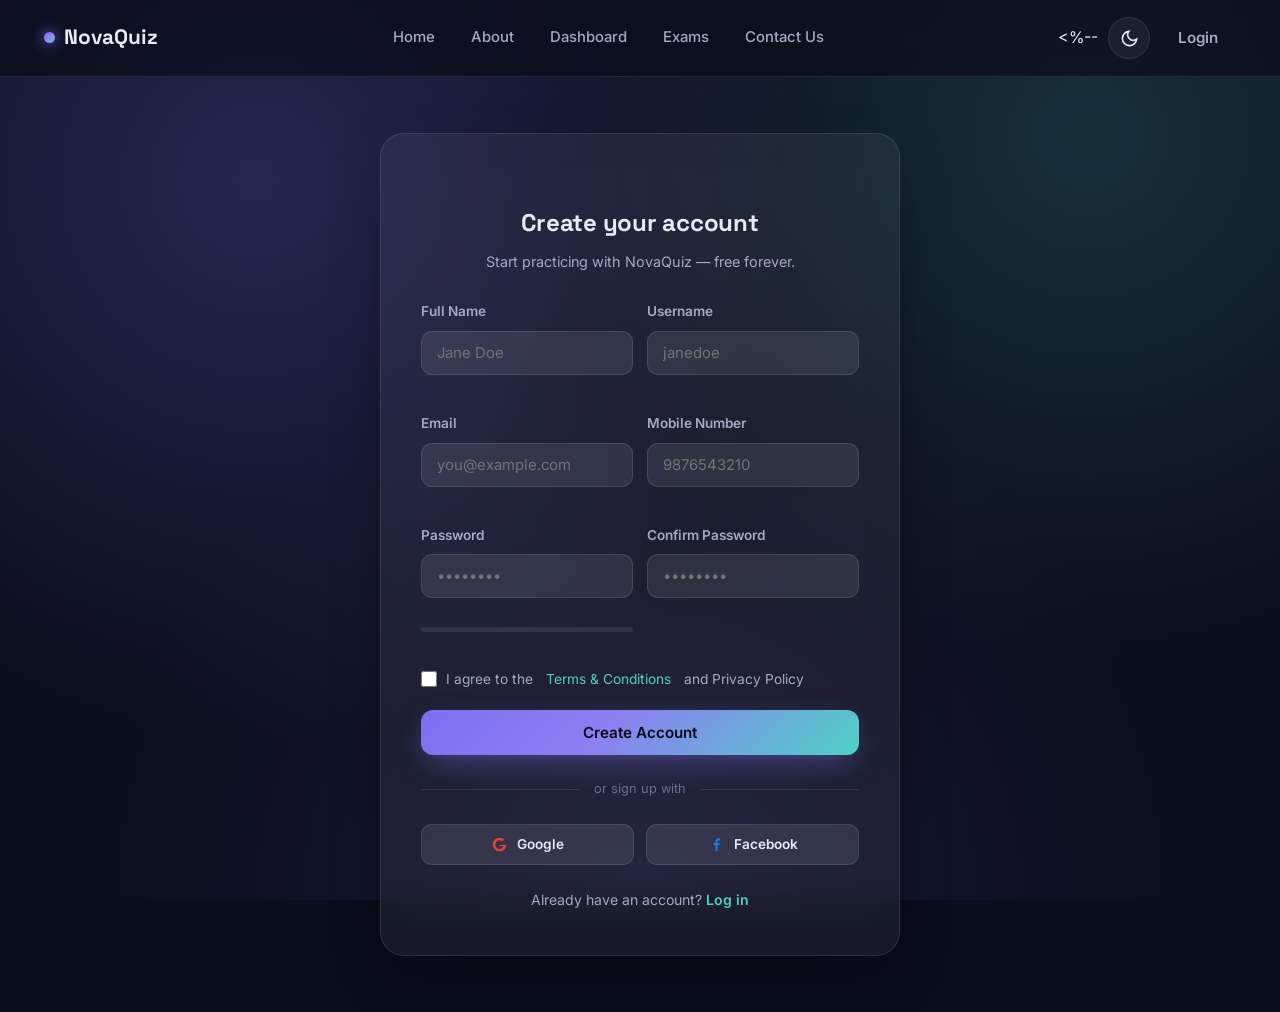
<file: signup2.html>
<!DOCTYPE html>
<html lang="en">
<head>
    <meta charset="UTF-8">
    <meta name="viewport" content="width=device-width, initial-scale=1.0">
    <title>Sign Up — NovaQuiz</title>
    <link rel="stylesheet" href="css/style.css">
    <link rel="stylesheet" href="css/auth.css">
</head>
<body>
    <div class="page-loader" aria-hidden="true"><div class="loader-ring"></div></div>

    <header class="navbar">
        <div class="container nav-inner">
            <a href="index.html" class="nav-logo"><span class="logo-dot"></span>NovaQuiz</a>
            <nav class="nav-links" aria-label="Primary">
                <a href="index.html" data-page="index.html">Home</a>
                <a href="about.html" data-page="about.html">About</a>
                <a href="dashboard.html" data-page="dashboard.html">Dashboard</a>
                <a href="exams.html" data-page="exams.html">Exams</a>
                <a href="contact.html" data-page="contact.html">Contact Us</a>
            </nav>
            <div class="nav-actions">
                <%--   <button class="theme-toggle" data-theme-toggle aria-label="Toggle dark and light mode">
                    <svg class="icon-moon" viewBox="0 0 24 24" fill="none" stroke="currentColor" stroke-width="2"><path d="M21 12.79A9 9 0 1111.21 3 7 7 0 0021 12.79z" /></svg>
                    <svg class="icon-sun" viewBox="0 0 24 24" fill="none" stroke="currentColor" stroke-width="2"><circle cx="12" cy="12" r="4" /><path d="M12 2v2M12 20v2M4.93 4.93l1.41 1.41M17.66 17.66l1.41 1.41M2 12h2M20 12h2M6.34 17.66l-1.41 1.41M19.07 4.93l-1.41 1.41" /></svg>
                </button>
                <a href="login.html" class="btn btn-ghost" data-nav="login">Login</a>
            </div>
            <button class="nav-burger" aria-label="Toggle menu" aria-expanded="false"><span></span></button>
        </div>
    </header>

    <main class="auth-wrap">
        <div class="glass auth-card wide reveal in">
            <div class="auth-head">
                <span class="logo-dot" style="display:inline-block; margin-bottom:14px;"></span>
                <h1>Create your account</h1>
                <p>Start practicing with NovaQuiz — free forever.</p>
            </div>

            <form id="signupForm" novalidate>
                <div class="form-row">
                    <div class="form-group">
                        <label for="fullName">Full Name</label>
                        <input type="text" id="fullName" placeholder="Jane Doe" autocomplete="name">
                        <span class="field-hint"></span>
                    </div>
                    <div class="form-group">
                        <label for="username">Username</label>
                        <input type="text" id="username" placeholder="janedoe" autocomplete="username">
                        <span class="field-hint"></span>
                    </div>
                </div>
                <div class="form-row">
                    <div class="form-group">
                        <label for="suEmail">Email</label>
                        <input type="email" id="suEmail" placeholder="you@example.com" autocomplete="email">
                        <span class="field-hint"></span>
                    </div>
                    <div class="form-group">
                        <label for="mobile">Mobile Number</label>
                        <input type="tel" id="mobile" placeholder="9876543210" autocomplete="tel">
                        <span class="field-hint"></span>
                    </div>
                </div>
                <div class="form-row">
                    <div class="form-group password-field">
                        <label for="suPassword">Password</label>
                        <input type="password" id="suPassword" placeholder="••••••••" autocomplete="new-password">
                        <span class="field-hint"></span>
                        <div class="strength-bar"><div class="strength-bar-fill"></div></div>
                        <span class="strength-label"></span>
                    </div>
                    <div class="form-group">
                        <label for="confirmPassword">Confirm Password</label>
                        <input type="password" id="confirmPassword" placeholder="••••••••" autocomplete="new-password">
                        <span class="field-hint"></span>
                    </div>
                </div>
                <label class="form-check" style="margin-bottom:20px;">
                    <input type="checkbox" id="terms">
                    I agree to the <a href="#" style="color:var(--cyan); margin:0 4px;">Terms &amp; Conditions</a> and Privacy Policy
                </label>
                <button type="submit" class="btn btn-primary btn-block">Create Account</button>
            </form>

            <div class="auth-divider">or sign up with</div>
            <div class="social-row-auth">
                <button class="social-login-btn"><svg viewBox="0 0 24 24"><path fill="#EA4335" d="M12 10.2v3.9h5.5c-.2 1.4-1.7 4.2-5.5 4.2-3.3 0-6-2.7-6-6.1s2.7-6.1 6-6.1c1.9 0 3.1.8 3.9 1.5l2.6-2.5C16.9 3.5 14.7 2.5 12 2.5 6.8 2.5 2.6 6.7 2.6 12S6.8 21.5 12 21.5c6.9 0 9.3-4.9 9.3-7.4 0-.5 0-.9-.1-1.3H12z" /></svg>Google</button>
                <button class="social-login-btn"><svg viewBox="0 0 24 24" fill="#1877F2"><path d="M13.5 21v-8h2.7l.4-3.2h-3V7.7c0-.9.3-1.5 1.6-1.5H17V3.4c-.3 0-1.2-.1-2.3-.1-2.4 0-4 1.5-4 4.1v2.4H8v3.2h2.7V21z" /></svg>Facebook</button>
            </div>

            <p class="auth-footer-text">Already have an account? <a href="login.html">Log in</a></p>
        </div>
    </main>

    <script src="js/auth.js"></script>
    <script src="js/app.js"></script>
</body>
</html>
</file>
<file: css/style.css>
/* =========================================================
   NovaQuiz — Core Stylesheet
   Design system: deep-space navy + violet/cyan aurora accents
   Typefaces: Space Grotesk (display) / Inter (body) / JetBrains Mono (data)
   ========================================================= */

@import url('https://fonts.googleapis.com/css2?family=Space+Grotesk:wght@500;600;700&family=Inter:wght@400;500;600;700&family=JetBrains+Mono:wght@500;600&display=swap');

:root {
    /* ---- Brand palette ---- */
    --violet: #7C6FF0;
    --violet-soft: #9C90FF;
    --cyan: #4FD1C5;
    --gold: #F5B942;
    --coral: #FF6B6B;
    --green: #3ED598;
    /* ---- Dark theme (default) ---- */
    --bg: #0A0D1A;
    --bg-elevated: #10142780;
    --surface: rgba(255,255,255,0.055);
    --surface-solid: #141830;
    --surface-hover: rgba(255,255,255,0.09);
    --border: rgba(255,255,255,0.10);
    --text: #E9EAF6;
    --text-dim: #A6A9C4;
    --text-faint: #6E7196;
    --nav-bg: rgba(10,13,26,0.72);
    --shadow: 0 20px 60px -20px rgba(0,0,0,0.6);
    --grad-aurora: linear-gradient(135deg, var(--violet) 0%, #8E7CF3 40%, var(--cyan) 100%);
    --grad-radial: radial-gradient(circle at 20% 20%, rgba(124,111,240,0.25), transparent 45%), radial-gradient(circle at 85% 15%, rgba(79,209,197,0.18), transparent 40%), radial-gradient(circle at 50% 100%, rgba(124,111,240,0.12), transparent 50%);
    --radius-sm: 10px;
    --radius-md: 16px;
    --radius-lg: 24px;
    --transition: 220ms cubic-bezier(.4,0,.2,1);
}

[data-theme="light"] {
    --bg: #F5F5FB;
    --bg-elevated: #FFFFFFCC;
    --surface: rgba(255,255,255,0.65);
    --surface-solid: #FFFFFF;
    --surface-hover: rgba(124,111,240,0.08);
    --border: rgba(20,20,40,0.08);
    --text: #181A2E;
    --text-dim: #55587A;
    --text-faint: #8C8FB0;
    --nav-bg: rgba(245,245,251,0.75);
    --shadow: 0 20px 50px -22px rgba(40,40,90,0.25);
    --grad-radial: radial-gradient(circle at 20% 20%, rgba(124,111,240,0.10), transparent 45%), radial-gradient(circle at 85% 15%, rgba(79,209,197,0.10), transparent 40%), radial-gradient(circle at 50% 100%, rgba(124,111,240,0.06), transparent 50%);
}

*, *::before, *::after {
    box-sizing: border-box;
    margin: 0;
    padding: 0;
}

html {
    scroll-behavior: smooth;
}

body {
    font-family: 'Inter',system-ui,sans-serif;
    background: var(--bg);
    color: var(--text);
    background-image: var(--grad-radial);
    background-attachment: fixed;
    line-height: 1.6;
    transition: background-color var(--transition), color var(--transition);
    min-height: 100vh;
    overflow-x: hidden;
}

h1, h2, h3, h4, .font-display {
    font-family: 'Space Grotesk',sans-serif;
    letter-spacing: -0.01em;
}

.mono, .timer, .score-number, .stat-number {
    font-family: 'JetBrains Mono',monospace;
}

a {
    color: inherit;
    text-decoration: none;
}

ul {
    list-style: none;
}

img {
    max-width: 100%;
    display: block;
}

button {
    font-family: inherit;
    cursor: pointer;
    border: none;
    background: none;
    color: inherit;
}

input, select, textarea {
    font-family: inherit;
}

:focus-visible {
    outline: 2px solid var(--cyan);
    outline-offset: 3px;
    border-radius: 4px;
}

.container {
    width: 100%;
    max-width: 1240px;
    margin: 0 auto;
    padding: 0 24px;
}

.section {
    padding: 96px 0;
}

.section-head {
    max-width: 640px;
    margin: 0 auto 56px;
    text-align: center;
}

.eyebrow {
    display: inline-flex;
    align-items: center;
    gap: 8px;
    font-size: 0.78rem;
    font-weight: 600;
    letter-spacing: 0.14em;
    text-transform: uppercase;
    color: var(--cyan);
    margin-bottom: 14px;
}

    .eyebrow::before {
        content: '';
        width: 18px;
        height: 2px;
        background: var(--cyan);
        border-radius: 2px;
    }

.section-head h2 {
    font-size: clamp(1.7rem,3.2vw,2.5rem);
    font-weight: 700;
    margin-bottom: 14px;
}

.section-head p {
    color: var(--text-dim);
    font-size: 1.05rem;
}

/* ---------------- Buttons ---------------- */
.btn {
    display: inline-flex;
    align-items: center;
    justify-content: center;
    gap: 8px;
    padding: 13px 26px;
    border-radius: 12px;
    font-weight: 600;
    font-size: 0.95rem;
    transition: transform var(--transition), box-shadow var(--transition), background var(--transition), color var(--transition), border-color var(--transition);
    white-space: nowrap;
}

.btn-primary {
    background: var(--grad-aurora);
    color: #0A0D1A;
    box-shadow: 0 10px 30px -8px rgba(124,111,240,0.55);
}

    .btn-primary:hover {
        transform: translateY(-2px);
        box-shadow: 0 16px 36px -8px rgba(124,111,240,0.7);
    }

.btn-outline {
    background: var(--surface);
    border: 1px solid var(--border);
    color: var(--text);
    backdrop-filter: blur(12px);
}

    .btn-outline:hover {
        background: var(--surface-hover);
        transform: translateY(-2px);
    }

.btn-ghost {
    color: var(--text-dim);
    padding: 13px 18px;
}

    .btn-ghost:hover {
        color: var(--text);
    }

.btn-block {
    width: 100%;
}

.btn-sm {
    padding: 9px 16px;
    font-size: 0.85rem;
    border-radius: 9px;
}

.btn-danger {
    background: var(--coral);
    color: #fff;
}

.btn:disabled {
    opacity: 0.5;
    cursor: not-allowed;
    transform: none !important;
}

/* ---------------- Glass card ---------------- */
.glass {
    background: var(--surface);
    border: 1px solid var(--border);
    backdrop-filter: blur(18px);
    -webkit-backdrop-filter: blur(18px);
    border-radius: var(--radius-lg);
    box-shadow: var(--shadow);
}

/* ---------------- Navbar ---------------- */
.navbar {
    position: sticky;
    top: 0;
    z-index: 100;
    background: var(--nav-bg);
    backdrop-filter: blur(16px);
    -webkit-backdrop-filter: blur(16px);
    border-bottom: 1px solid var(--border);
    transition: background var(--transition);
}

.nav-inner {
    display: flex;
    align-items: center;
    justify-content: space-between;
    height: 76px;
}

.nav-logo {
    display: flex;
    align-items: center;
    gap: 9px;
    font-family: 'Space Grotesk',sans-serif;
    font-weight: 700;
    font-size: 1.3rem;
}

    .nav-logo .logo-dot {
        width: 11px;
        height: 11px;
        border-radius: 50%;
        background: var(--grad-aurora);
        box-shadow: 0 0 14px var(--violet);
    }

.nav-links {
    display: flex;
    align-items: center;
    gap: 6px;
}

    .nav-links a {
        padding: 9px 15px;
        border-radius: 9px;
        font-weight: 500;
        font-size: 0.93rem;
        color: var(--text-dim);
        transition: color var(--transition), background var(--transition);
        position: relative;
    }

        .nav-links a:hover, .nav-links a.active {
            color: var(--text);
            background: var(--surface-hover);
        }

        .nav-links a.active {
            color: var(--violet-soft);
        }

.nav-actions {
    display: flex;
    align-items: center;
    gap: 10px;
}

.theme-toggle {
    width: 42px;
    height: 42px;
    border-radius: 50%;
    display: flex;
    align-items: center;
    justify-content: center;
    background: var(--surface);
    border: 1px solid var(--border);
    transition: all var(--transition);
}

    .theme-toggle:hover {
        background: var(--surface-hover);
        transform: rotate(15deg);
    }

    .theme-toggle svg {
        width: 19px;
        height: 19px;
    }

    .theme-toggle .icon-sun {
        display: none;
    }

[data-theme="light"] .theme-toggle .icon-sun {
    display: block;
}

[data-theme="light"] .theme-toggle .icon-moon {
    display: none;
}

.nav-burger {
    display: none;
    width: 42px;
    height: 42px;
    align-items: center;
    justify-content: center;
    border-radius: 9px;
    background: var(--surface);
    border: 1px solid var(--border);
}

    .nav-burger span {
        display: block;
        width: 18px;
        height: 2px;
        background: var(--text);
        position: relative;
        transition: all var(--transition);
    }

        .nav-burger span::before, .nav-burger span::after {
            content: '';
            position: absolute;
            width: 18px;
            height: 2px;
            background: var(--text);
            left: 0;
            transition: all var(--transition);
        }

        .nav-burger span::before {
            top: -6px;
        }

        .nav-burger span::after {
            top: 6px;
        }

    .nav-burger.open span {
        background: transparent;
    }

        .nav-burger.open span::before {
            transform: rotate(45deg);
            top: 0;
        }

        .nav-burger.open span::after {
            transform: rotate(-45deg);
            top: 0;
        }

/* ---------------- Hero ---------------- */
.hero {
    position: relative;
    padding: 88px 0 60px;
    overflow: hidden;
}

.hero-canvas {
    position: absolute;
    inset: 0;
    z-index: 0;
    opacity: 0.75;
    pointer-events: none;
}

.hero-inner {
    position: relative;
    z-index: 1;
    text-align: center;
    max-width: 820px;
    margin: 0 auto;
}

.hero-badge {
    display: inline-flex;
    align-items: center;
    gap: 8px;
    padding: 8px 16px;
    border-radius: 999px;
    background: var(--surface);
    border: 1px solid var(--border);
    font-size: 0.82rem;
    font-weight: 600;
    color: var(--cyan);
    margin-bottom: 26px;
    backdrop-filter: blur(10px);
}

.hero h1 {
    font-size: clamp(2.3rem,5.4vw,4rem);
    font-weight: 700;
    line-height: 1.08;
    margin-bottom: 22px;
}

    .hero h1 .grad-text {
        background: var(--grad-aurora);
        -webkit-background-clip: text;
        background-clip: text;
        color: transparent;
    }

.hero p {
    font-size: 1.12rem;
    color: var(--text-dim);
    max-width: 560px;
    margin: 0 auto 36px;
}

.hero-cta {
    display: flex;
    gap: 14px;
    justify-content: center;
    flex-wrap: wrap;
    margin-bottom: 56px;
}

.hero-stats {
    display: flex;
    justify-content: center;
    gap: 48px;
    flex-wrap: wrap;
}

.hero-stat {
    text-align: center;
}

    .hero-stat .num {
        font-size: 1.9rem;
        font-weight: 700;
        font-family: 'Space Grotesk',sans-serif;
        background: var(--grad-aurora);
        -webkit-background-clip: text;
        background-clip: text;
        color: transparent;
    }

    .hero-stat .label {
        font-size: 0.83rem;
        color: var(--text-faint);
        margin-top: 4px;
    }

/* ---------------- Grids ---------------- */
.grid {
    display: grid;
    gap: 26px;
}

.grid-3 {
    grid-template-columns: repeat(3,1fr);
}

.grid-2 {
    grid-template-columns: repeat(2,1fr);
}

.grid-4 {
    grid-template-columns: repeat(4,1fr);
}

/* ---------------- Feature / highlight cards ---------------- */
.feature-card {
    padding: 32px 26px;
    transition: transform var(--transition), box-shadow var(--transition), border-color var(--transition);
}

    .feature-card:hover {
        transform: translateY(-6px);
        border-color: rgba(124,111,240,0.4);
    }

.feature-icon {
    width: 52px;
    height: 52px;
    border-radius: 14px;
    display: flex;
    align-items: center;
    justify-content: center;
    background: linear-gradient(135deg, rgba(124,111,240,0.18), rgba(79,209,197,0.14));
    margin-bottom: 18px;
    color: var(--violet-soft);
}

    .feature-icon svg {
        width: 24px;
        height: 24px;
    }

.feature-card h3 {
    font-size: 1.12rem;
    font-weight: 700;
    margin-bottom: 10px;
}

.feature-card p {
    color: var(--text-dim);
    font-size: 0.94rem;
}

/* ---------------- Testimonials ---------------- */
.testimonial-card {
    padding: 28px;
}

.testimonial-stars {
    color: var(--gold);
    margin-bottom: 14px;
    letter-spacing: 2px;
}

.testimonial-quote {
    color: var(--text-dim);
    font-size: 0.96rem;
    margin-bottom: 20px;
}

.testimonial-person {
    display: flex;
    align-items: center;
    gap: 12px;
}

.avatar {
    width: 42px;
    height: 42px;
    border-radius: 50%;
    display: flex;
    align-items: center;
    justify-content: center;
    font-weight: 700;
    font-family: 'Space Grotesk',sans-serif;
    color: #0A0D1A;
    background: var(--grad-aurora);
    flex-shrink: 0;
}

.testimonial-person .name {
    font-weight: 600;
    font-size: 0.92rem;
}

.testimonial-person .role {
    font-size: 0.8rem;
    color: var(--text-faint);
}

/* ---------------- Footer ---------------- */
.footer {
    border-top: 1px solid var(--border);
    padding: 64px 0 28px;
    margin-top: 40px;
}

.footer-grid {
    display: grid;
    grid-template-columns: 1.4fr 1fr 1fr 1fr;
    gap: 40px;
    margin-bottom: 48px;
}

.footer-brand p {
    color: var(--text-dim);
    font-size: 0.9rem;
    margin: 14px 0 20px;
    max-width: 280px;
}

.social-row {
    display: flex;
    gap: 10px;
}

.social-btn {
    width: 38px;
    height: 38px;
    border-radius: 10px;
    display: flex;
    align-items: center;
    justify-content: center;
    background: var(--surface);
    border: 1px solid var(--border);
    transition: all var(--transition);
}

    .social-btn:hover {
        background: var(--grad-aurora);
        color: #0A0D1A;
        transform: translateY(-3px);
    }

    .social-btn svg {
        width: 17px;
        height: 17px;
    }

.footer h4 {
    font-size: 0.85rem;
    text-transform: uppercase;
    letter-spacing: 0.08em;
    margin-bottom: 18px;
    color: var(--text-faint);
}

.footer-links li {
    margin-bottom: 11px;
}

.footer-links a {
    color: var(--text-dim);
    font-size: 0.92rem;
    transition: color var(--transition);
}

    .footer-links a:hover {
        color: var(--cyan);
    }

.footer-bottom {
    border-top: 1px solid var(--border);
    padding-top: 24px;
    display: flex;
    justify-content: space-between;
    flex-wrap: wrap;
    gap: 12px;
    color: var(--text-faint);
    font-size: 0.85rem;
}

/* ---------------- Page header (inner pages) ---------------- */
.page-header {
    padding: 64px 0 40px;
    text-align: center;
    position: relative;
    overflow: hidden;
}

    .page-header h1 {
        font-size: clamp(2rem,4vw,2.9rem);
        font-weight: 700;
        margin-bottom: 12px;
    }

    .page-header p {
        color: var(--text-dim);
        max-width: 560px;
        margin: 0 auto;
    }

/* ---------------- Stat cards (about) ---------------- */
.stat-card {
    padding: 28px;
    text-align: center;
}

    .stat-card .stat-number {
        font-size: 2.1rem;
        font-weight: 700;
        background: var(--grad-aurora);
        -webkit-background-clip: text;
        background-clip: text;
        color: transparent;
    }

    .stat-card .stat-label {
        color: var(--text-dim);
        font-size: 0.88rem;
        margin-top: 8px;
    }

.team-card {
    padding: 24px;
    text-align: center;
}

.team-avatar {
    width: 78px;
    height: 78px;
    border-radius: 50%;
    margin: 0 auto 16px;
    background: var(--grad-aurora);
    display: flex;
    align-items: center;
    justify-content: center;
    font-family: 'Space Grotesk';
    font-weight: 700;
    font-size: 1.4rem;
    color: #0A0D1A;
}

.team-card h4 {
    font-size: 1rem;
    font-weight: 700;
}

.team-card .role {
    color: var(--cyan);
    font-size: 0.82rem;
    margin: 4px 0 10px;
}

.team-card p {
    color: var(--text-dim);
    font-size: 0.85rem;
}

/* ---------------- Toast ---------------- */
.toast-container {
    position: fixed;
    top: 96px;
    right: 20px;
    z-index: 1000;
    display: flex;
    flex-direction: column;
    gap: 10px;
}

.toast {
    min-width: 280px;
    max-width: 340px;
    padding: 14px 18px;
    border-radius: 12px;
    display: flex;
    align-items: flex-start;
    gap: 10px;
    background: var(--surface-solid);
    border: 1px solid var(--border);
    box-shadow: var(--shadow);
    animation: toastIn 320ms cubic-bezier(.4,0,.2,1);
}

    .toast.hide {
        animation: toastOut 280ms cubic-bezier(.4,0,.2,1) forwards;
    }

@keyframes toastIn {
    from {
        opacity: 0;
        transform: translateX(40px);
    }

    to {
        opacity: 1;
        transform: translateX(0);
    }
}

@keyframes toastOut {
    to {
        opacity: 0;
        transform: translateX(40px);
    }
}

.toast-icon {
    width: 20px;
    height: 20px;
    flex-shrink: 0;
    margin-top: 1px;
}

.toast.success .toast-icon {
    color: var(--green);
}

.toast.error .toast-icon {
    color: var(--coral);
}

.toast.info .toast-icon {
    color: var(--cyan);
}

.toast-text {
    font-size: 0.87rem;
}

    .toast-text strong {
        display: block;
        margin-bottom: 2px;
        font-size: 0.88rem;
    }

/* ---------------- Loader ---------------- */
.page-loader {
    position: fixed;
    inset: 0;
    z-index: 9999;
    background: var(--bg);
    display: flex;
    align-items: center;
    justify-content: center;
    transition: opacity 420ms ease, visibility 420ms ease;
}

    .page-loader.hidden {
        opacity: 0;
        visibility: hidden;
    }

.loader-ring {
    width: 46px;
    height: 46px;
    border-radius: 50%;
    border: 3px solid var(--border);
    border-top-color: var(--violet);
    animation: spin 0.8s linear infinite;
}

@keyframes spin {
    to {
        transform: rotate(360deg);
    }
}

/* ---------------- Reveal-on-scroll ---------------- */
.reveal {
    opacity: 0;
    transform: translateY(24px);
    transition: opacity 700ms cubic-bezier(.4,0,.2,1), transform 700ms cubic-bezier(.4,0,.2,1);
}

    .reveal.in {
        opacity: 1;
        transform: translateY(0);
    }

/* ---------------- Badges ---------------- */
.badge {
    display: inline-block;
    padding: 4px 11px;
    border-radius: 999px;
    font-size: 0.72rem;
    font-weight: 700;
    letter-spacing: 0.03em;
    text-transform: uppercase;
}

.badge-easy {
    background: rgba(62,213,152,0.15);
    color: var(--green);
}

.badge-medium {
    background: rgba(245,185,66,0.15);
    color: var(--gold);
}

.badge-hard {
    background: rgba(255,107,107,0.15);
    color: var(--coral);
}

/* ---------------- Utility ---------------- */
.text-center {
    text-align: center;
}

.mt-8 {
    margin-top: 8px;
}

.mt-16 {
    margin-top: 16px;
}

.mt-24 {
    margin-top: 24px;
}

.mt-32 {
    margin-top: 32px;
}

.flex {
    display: flex;
}

.items-center {
    align-items: center;
}

.justify-between {
    justify-content: space-between;
}

.gap-8 {
    gap: 8px;
}

.gap-12 {
    gap: 12px;
}

/* ---------------- Responsive ---------------- */
@media (max-width: 980px) {
    .grid-4 {
        grid-template-columns: repeat(2,1fr);
    }

    .grid-3 {
        grid-template-columns: repeat(2,1fr);
    }

    .footer-grid {
        grid-template-columns: 1fr 1fr;
    }
}

@media (max-width: 860px) {
    .nav-links {
        position: fixed;
        top: 76px;
        left: 0;
        right: 0;
        bottom: 0;
        height: auto;
        flex-direction: column;
        align-items: stretch;
        gap: 2px;
        padding: 18px;
        background: var(--nav-bg);
        backdrop-filter: blur(20px);
        border-top: 1px solid var(--border);
        transform: translateY(-12px);
        opacity: 0;
        visibility: hidden;
        pointer-events: none;
        transition: all var(--transition);
    }

        .nav-links.open {
            transform: translateY(0);
            opacity: 1;
            visibility: visible;
            pointer-events: auto;
        }

        .nav-links a {
            padding: 14px 16px;
        }

    .nav-burger {
        display: flex;
    }

    .hero-cta .btn {
        width: 100%;
    }
}

@media (max-width: 640px) {
    .grid-4, .grid-3, .grid-2 {
        grid-template-columns: 1fr;
    }

    .footer-grid {
        grid-template-columns: 1fr;
        gap: 28px;
    }

    .section {
        padding: 64px 0;
    }

    .hero-stats {
        gap: 28px;
    }
}
</file>
<file: css/auth.css>
/* =========================================================
   NovaQuiz — auth.css
   ========================================================= */

.auth-wrap{
  min-height:calc(100vh - 76px);
  display:flex; align-items:center; justify-content:center;
  padding:56px 20px;
  position:relative;
}
.auth-card{
  width:100%; max-width:440px; padding:44px 40px;
}
.auth-card.wide{ max-width:520px; }
.auth-head{ text-align:center; margin-bottom:28px; }
.auth-head h1{ font-size:1.5rem; font-weight:700; margin-bottom:8px; }
.auth-head p{ color:var(--text-dim); font-size:0.9rem; }

.form-group{ margin-bottom:18px; position:relative; }
.form-group label{ display:block; font-size:0.85rem; font-weight:600; margin-bottom:8px; color:var(--text-dim); }
.form-group input, .form-group textarea{
  width:100%; padding:12px 15px; border-radius:11px; background:var(--surface-hover);
  border:1.5px solid var(--border); color:var(--text); font-size:0.93rem; transition:border-color var(--transition), background var(--transition);
}
.form-group input:focus, .form-group textarea:focus{ border-color:var(--violet); outline:none; }
.form-group.valid input{ border-color:var(--green); }
.form-group.invalid input{ border-color:var(--coral); }
.field-hint{ display:block; font-size:0.78rem; color:var(--coral); margin-top:6px; min-height:14px; }

.password-field{ position:relative; }
.password-field input{ padding-right:44px; }
.toggle-password{
  position:absolute; right:12px; top:38px; width:22px; height:22px; color:var(--text-faint);
}
.toggle-password svg{ width:20px; height:20px; }
.toggle-password .icon-hide{ display:none; }
.toggle-password.showing .icon-show{ display:none; }
.toggle-password.showing .icon-hide{ display:block; }

.form-row{ display:grid; grid-template-columns:1fr 1fr; gap:14px; }
.form-check{ display:flex; align-items:center; gap:9px; font-size:0.86rem; color:var(--text-dim); }
.form-check input{ width:16px; height:16px; accent-color:var(--violet); }
.form-between{ display:flex; justify-content:space-between; align-items:center; margin-bottom:20px; flex-wrap:wrap; gap:8px; }
.form-between a{ font-size:0.85rem; color:var(--cyan); font-weight:600; }

.strength-bar{ height:5px; border-radius:99px; background:var(--surface-hover); overflow:hidden; margin-top:9px; }
.strength-bar-fill{ height:100%; width:0; border-radius:99px; transition:width 250ms ease, background 250ms ease; }
.strength-label{ font-size:0.76rem; margin-top:6px; display:block; height:12px; }

.auth-divider{ display:flex; align-items:center; gap:14px; margin:24px 0; color:var(--text-faint); font-size:0.8rem; }
.auth-divider::before, .auth-divider::after{ content:''; flex:1; height:1px; background:var(--border); }

.social-row-auth{ display:flex; gap:12px; }
.social-login-btn{
  flex:1; display:flex; align-items:center; justify-content:center; gap:9px;
  padding:11px; border-radius:11px; background:var(--surface-hover); border:1px solid var(--border);
  font-size:0.85rem; font-weight:600; transition:all var(--transition);
}
.social-login-btn:hover{ background:var(--surface); transform:translateY(-2px); }
.social-login-btn svg{ width:17px; height:17px; }

.auth-footer-text{ text-align:center; margin-top:24px; font-size:0.88rem; color:var(--text-dim); }
.auth-footer-text a{ color:var(--cyan); font-weight:600; }

.btn-spinner{
  display:inline-block; width:14px; height:14px; border-radius:50%;
  border:2px solid rgba(10,13,26,0.3); border-top-color:#0A0D1A; animation:spin 0.7s linear infinite; vertical-align:middle;
}

@media (max-width:480px){
  .auth-card{ padding:32px 24px; }
  .form-row{ grid-template-columns:1fr; }
}
</file>
<file: css/dashboard.css>
/* =========================================================
   NovaQuiz — dashboard.css
   ========================================================= */

.dash-wrap{ padding:40px 0 80px; }
.dash-top{ display:flex; justify-content:space-between; align-items:flex-end; gap:20px; flex-wrap:wrap; margin-bottom:28px; }
.dash-welcome h1{ font-size:clamp(1.5rem,3vw,2rem); font-weight:700; margin-bottom:6px; }
.dash-welcome p{ color:var(--text-dim); font-size:0.95rem; }

.dash-grid{
  display:grid;
  grid-template-columns: repeat(4, 1fr);
  gap:22px;
}
.dash-grid > .span-2{ grid-column:span 2; }
.dash-grid > .span-4{ grid-column:span 4; }
.dash-grid > .span-3{ grid-column:span 3; }
.dash-grid > .span-1{ grid-column:span 1; }

.widget{ padding:26px; }
.widget-head{ display:flex; align-items:center; justify-content:space-between; margin-bottom:20px; }
.widget-head h3{ font-size:1.02rem; font-weight:700; }
.widget-head a{ font-size:0.82rem; color:var(--cyan); font-weight:600; }

/* Welcome card */
.welcome-card{
  padding:30px 32px; display:flex; justify-content:space-between; align-items:center; gap:24px;
  background-image:var(--grad-radial); flex-wrap:wrap;
}
.welcome-card h2{ font-size:1.35rem; margin-bottom:6px; }
.welcome-card p{ color:var(--text-dim); font-size:0.92rem; }
.welcome-badge{ display:flex; align-items:center; gap:14px; }
.streak-pill{ display:flex; align-items:center; gap:8px; padding:10px 16px; border-radius:12px; background:var(--surface); border:1px solid var(--border); font-weight:600; font-size:0.88rem; }

/* Quick action cards */
.quick-action{
  padding:20px; display:flex; flex-direction:column; gap:12px; transition:transform var(--transition), border-color var(--transition);
}
.quick-action:hover{ transform:translateY(-4px); border-color:rgba(124,111,240,0.4); }
.quick-action .qa-icon{ width:42px; height:42px; border-radius:11px; display:flex; align-items:center; justify-content:center; background:linear-gradient(135deg, rgba(124,111,240,0.18), rgba(79,209,197,0.14)); color:var(--violet-soft); }
.quick-action .qa-icon svg{ width:20px; height:20px; }
.quick-action h4{ font-size:0.95rem; font-weight:700; }
.quick-action p{ font-size:0.8rem; color:var(--text-faint); }

/* Upcoming exams list */
.list-item{
  display:flex; align-items:center; justify-content:space-between; gap:14px;
  padding:14px 0; border-bottom:1px solid var(--border);
}
.list-item:last-child{ border-bottom:none; }
.li-left{ display:flex; align-items:center; gap:14px; }
.li-icon{ width:40px; height:40px; border-radius:10px; background:var(--surface-hover); display:flex; align-items:center; justify-content:center; color:var(--cyan); flex-shrink:0; }
.li-icon svg{ width:18px; height:18px; }
.li-title{ font-weight:600; font-size:0.9rem; }
.li-sub{ font-size:0.78rem; color:var(--text-faint); margin-top:2px; }

/* Results table-ish list */
.result-row{ display:flex; align-items:center; justify-content:space-between; padding:13px 0; border-bottom:1px solid var(--border); }
.result-row:last-child{ border-bottom:none; }
.result-score{ font-family:'JetBrains Mono',monospace; font-weight:700; }
.result-score.good{ color:var(--green); }
.result-score.mid{ color:var(--gold); }
.result-score.low{ color:var(--coral); }

/* Progress bars */
.progress-item{ margin-bottom:16px; }
.progress-item:last-child{ margin-bottom:0; }
.progress-label{ display:flex; justify-content:space-between; font-size:0.85rem; margin-bottom:8px; }
.progress-label span:last-child{ color:var(--text-faint); font-family:'JetBrains Mono',monospace; }
.progress-track{ height:8px; border-radius:99px; background:var(--surface-hover); overflow:hidden; }
.progress-fill{ height:100%; border-radius:99px; background:var(--grad-aurora); width:0; transition:width 900ms cubic-bezier(.4,0,.2,1); }

/* Notifications */
.notif-item{ display:flex; gap:12px; padding:13px 0; border-bottom:1px solid var(--border); }
.notif-item:last-child{ border-bottom:none; }
.notif-dot{ width:8px; height:8px; border-radius:50%; background:var(--violet); margin-top:6px; flex-shrink:0; }
.notif-text{ font-size:0.86rem; }
.notif-time{ font-size:0.75rem; color:var(--text-faint); margin-top:3px; }

/* Chart */
.chart-wrap{ position:relative; height:220px; }
.chart-legend{ display:flex; gap:18px; margin-top:16px; flex-wrap:wrap; }
.chart-legend-item{ display:flex; align-items:center; gap:7px; font-size:0.8rem; color:var(--text-dim); }
.chart-legend-dot{ width:9px; height:9px; border-radius:3px; }

@media (max-width:980px){
  .dash-grid{ grid-template-columns:repeat(2,1fr); }
  .dash-grid > .span-2, .dash-grid > .span-3, .dash-grid > .span-4{ grid-column:span 2; }
}
@media (max-width:640px){
  .dash-grid{ grid-template-columns:1fr; }
  .dash-grid > .span-1, .dash-grid > .span-2, .dash-grid > .span-3, .dash-grid > .span-4{ grid-column:span 1; }
  .welcome-card{ flex-direction:column; align-items:flex-start; }
}
</file>
<file: css/exams.css>
/* =========================================================
   NovaQuiz — exams.css
   ========================================================= */

/* ---------- Search & filter bar ---------- */
.exam-toolbar {
    display: flex;
    gap: 14px;
    flex-wrap: wrap;
    align-items: center;
    justify-content: space-between;
    padding: 20px 24px;
    margin-bottom: 32px;
}

.search-box {
    display: flex;
    align-items: center;
    gap: 10px;
    flex: 1;
    min-width: 220px;
    padding: 11px 16px;
    border-radius: 12px;
    background: var(--surface-hover);
    border: 1px solid var(--border);
}

    .search-box svg {
        width: 18px;
        height: 18px;
        color: var(--text-faint);
        flex-shrink: 0;
    }

    .search-box input {
        background: none;
        border: none;
        outline: none;
        color: var(--text);
        width: 100%;
        font-size: 0.92rem;
    }

        .search-box input::placeholder {
            color: var(--text-faint);
        }

.filter-chips {
    display: flex;
    gap: 8px;
    flex-wrap: wrap;
}

.chip {
    padding: 9px 16px;
    border-radius: 999px;
    font-size: 0.83rem;
    font-weight: 600;
    background: var(--surface);
    border: 1px solid var(--border);
    color: var(--text-dim);
    transition: all var(--transition);
}

    .chip:hover {
        background: var(--surface-hover);
    }

    .chip.active {
        background: var(--grad-aurora);
        color: #0A0D1A;
        border-color: transparent;
    }

/* ---------- Exam cards ---------- */
.exam-card {
    padding: 26px;
    display: flex;
    flex-direction: column;
    gap: 16px;
    transition: transform var(--transition), border-color var(--transition);
}

    .exam-card:hover {
        transform: translateY(-5px);
        border-color: rgba(124,111,240,0.4);
    }

.exam-card-top {
    display: flex;
    align-items: flex-start;
    justify-content: space-between;
    gap: 10px;
}

.exam-icon {
    width: 48px;
    height: 48px;
    border-radius: 13px;
    display: flex;
    align-items: center;
    justify-content: center;
    background: linear-gradient(135deg, rgba(124,111,240,0.18), rgba(79,209,197,0.14));
    color: var(--violet-soft);
    flex-shrink: 0;
}

    .exam-icon svg {
        width: 22px;
        height: 22px;
    }

.exam-card h3 {
    font-size: 1.08rem;
    font-weight: 700;
    margin-bottom: 4px;
}

.exam-card .exam-cat {
    font-size: 0.78rem;
    color: var(--text-faint);
}

.exam-card .exam-desc {
    font-size: 0.87rem;
    color: var(--text-dim);
}

.exam-meta {
    display: flex;
    gap: 16px;
    flex-wrap: wrap;
    font-size: 0.82rem;
    color: var(--text-dim);
}

    .exam-meta span {
        display: flex;
        align-items: center;
        gap: 6px;
    }

    .exam-meta svg {
        width: 15px;
        height: 15px;
        color: var(--text-faint);
    }

.no-results {
    text-align: center;
    padding: 60px 20px;
    color: var(--text-faint);
    grid-column: 1/-1;
}

/* ---------- Exam-taking page ---------- */
.exam-shell {
    max-width: 820px;
    margin: 0 auto;
    padding: 32px 0 80px;
}

.exam-topbar {
    display: flex;
    align-items: center;
    justify-content: space-between;
    padding: 18px 24px;
    margin-bottom: 24px;
    flex-wrap: wrap;
    gap: 12px;
}

    .exam-topbar .exam-name {
        font-weight: 700;
        font-size: 1.05rem;
    }

        .exam-topbar .exam-name span {
            display: block;
            font-size: 0.78rem;
            font-weight: 500;
            color: var(--text-faint);
            margin-top: 2px;
        }

.timer-display {
    display: flex;
    align-items: center;
    gap: 8px;
    padding: 9px 18px;
    border-radius: 12px;
    background: var(--surface-hover);
    font-weight: 700;
    font-size: 1.05rem;
    font-family: 'JetBrains Mono',monospace;
    border: 1px solid var(--border);
}

    .timer-display.warn {
        color: var(--coral);
        border-color: rgba(255,107,107,0.4);
        animation: pulseWarn 1s infinite;
    }

@keyframes pulseWarn {
    50% {
        opacity: 0.55;
    }
}

.timer-display svg {
    width: 17px;
    height: 17px;
}

.progress-strip {
    height: 6px;
    border-radius: 99px;
    background: var(--surface-hover);
    overflow: hidden;
    margin-bottom: 28px;
}

.progress-strip-fill {
    height: 100%;
    background: var(--grad-aurora);
    transition: width 350ms ease;
}

.question-card {
    padding: 36px;
    margin-bottom: 24px;
}

.q-index {
    font-size: 0.82rem;
    color: var(--cyan);
    font-weight: 700;
    margin-bottom: 12px;
    letter-spacing: 0.02em;
}

.q-text {
    font-size: 1.2rem;
    font-weight: 600;
    margin-bottom: 26px;
    line-height: 1.5;
}

.option-list {
    display: flex;
    flex-direction: column;
    gap: 12px;
}

.option {
    display: flex;
    align-items: center;
    gap: 14px;
    padding: 15px 18px;
    border-radius: 13px;
    background: var(--surface);
    border: 1.5px solid var(--border);
    cursor: pointer;
    transition: all var(--transition);
}

    .option:hover {
        border-color: rgba(124,111,240,0.5);
        background: var(--surface-hover);
    }

    .option.selected {
        border-color: var(--violet);
        background: rgba(124,111,240,0.12);
    }

.option-letter {
    width: 30px;
    height: 30px;
    border-radius: 9px;
    display: flex;
    align-items: center;
    justify-content: center;
    background: var(--surface-hover);
    font-weight: 700;
    font-size: 0.85rem;
    flex-shrink: 0;
    transition: all var(--transition);
}

.option.selected .option-letter {
    background: var(--grad-aurora);
    color: #0A0D1A;
}

.option-text {
    font-size: 0.96rem;
}

.exam-nav {
    display: flex;
    justify-content: space-between;
    align-items: center;
    gap: 14px;
    flex-wrap: wrap;
}

.q-jump {
    display: flex;
    gap: 8px;
    flex-wrap: wrap;
    justify-content: center;
    margin: 24px 0;
}

    .q-jump button {
        width: 34px;
        height: 34px;
        border-radius: 9px;
        font-size: 0.8rem;
        font-weight: 700;
        background: var(--surface);
        border: 1px solid var(--border);
        color: var(--text-dim);
        transition: all var(--transition);
    }

        .q-jump button.current {
            background: var(--grad-aurora);
            color: #0A0D1A;
            border-color: transparent;
        }

        .q-jump button.answered:not(.current) {
            background: rgba(62,213,152,0.15);
            color: var(--green);
            border-color: rgba(62,213,152,0.3);
        }

/* ---------- Result page ---------- */
.result-hero {
    text-align: center;
    padding: 56px 40px;
    margin-bottom: 32px;
}

.result-ring-wrap {
    position: relative;
    width: 180px;
    height: 180px;
    margin: 0 auto 24px;
}

    .result-ring-wrap svg {
        transform: rotate(-90deg);
        width: 100%;
        height: 100%;
    }

.result-ring-bg {
    fill: none;
    stroke: var(--surface-hover);
    stroke-width: 10;
}

.result-ring-fill {
    fill: none;
    stroke: url(#ringGrad);
    stroke-width: 10;
    stroke-linecap: round;
    transition: stroke-dashoffset 1.2s cubic-bezier(.4,0,.2,1);
}

.result-ring-label {
    position: absolute;
    inset: 0;
    display: flex;
    flex-direction: column;
    align-items: center;
    justify-content: center;
}

    .result-ring-label .pct {
        font-size: 2.2rem;
        font-weight: 700;
        font-family: 'JetBrains Mono',monospace;
    }

    .result-ring-label .lbl {
        font-size: 0.78rem;
        color: var(--text-faint);
    }

.result-title {
    font-size: 1.5rem;
    font-weight: 700;
    margin-bottom: 8px;
}

.result-sub {
    color: var(--text-dim);
}

.result-stats {
    display: grid;
    grid-template-columns: repeat(4,1fr);
    gap: 18px;
    margin-bottom: 32px;
}

.result-stat {
    padding: 22px;
    text-align: center;
}

    .result-stat .val {
        font-size: 1.5rem;
        font-weight: 700;
        font-family: 'JetBrains Mono',monospace;
    }

        .result-stat .val.green {
            color: var(--green);
        }

        .result-stat .val.red {
            color: var(--coral);
        }

        .result-stat .val.gold {
            color: var(--gold);
        }

    .result-stat .lbl {
        color: var(--text-faint);
        font-size: 0.8rem;
        margin-top: 6px;
    }

.review-item {
    padding: 24px;
    margin-bottom: 14px;
}

.review-item-head {
    display: flex;
    justify-content: space-between;
    align-items: flex-start;
    gap: 14px;
    margin-bottom: 14px;
}

.review-badge {
    display: flex;
    align-items: center;
    gap: 6px;
    font-size: 0.78rem;
    font-weight: 700;
    padding: 5px 12px;
    border-radius: 99px;
    flex-shrink: 0;
}

    .review-badge.correct {
        background: rgba(62,213,152,0.15);
        color: var(--green);
    }

    .review-badge.incorrect {
        background: rgba(255,107,107,0.15);
        color: var(--coral);
    }

.review-opt {
    padding: 11px 14px;
    border-radius: 10px;
    font-size: 0.88rem;
    margin-bottom: 8px;
    border: 1px solid var(--border);
}

    .review-opt.correct-answer {
        border-color: rgba(62,213,152,0.4);
        background: rgba(62,213,152,0.08);
        color: var(--green);
    }

    .review-opt.wrong-answer {
        border-color: rgba(255,107,107,0.4);
        background: rgba(255,107,107,0.08);
        color: var(--coral);
    }

@media (max-width:760px) {
    .result-stats {
        grid-template-columns: repeat(2,1fr);
    }

    .question-card {
        padding: 24px;
    }

    .q-text {
        font-size: 1.05rem;
    }
}
/* ================= EXAMS GRID ================= */

.exams-grid {
    width: min(1100px, 92%);
    margin: 35px auto 70px;
    border-collapse: separate;
    border-spacing: 0;
    overflow: hidden;
    border-radius: 18px;
    border: 1px solid var(--border);
    box-shadow: 0 12px 35px rgba(0,0,0,0.08);
}

/* Heading */
.exams-heading {
    text-align: center;
    margin: 45px 0 25px;
    font-size: 2rem;
    font-weight: 700;
}

/* Header */
.exams-grid th {
    padding: 17px 20px;
    background: var(--grad-aurora);
    color: #0A0D1A;
    font-size: 0.82rem;
    text-transform: uppercase;
    letter-spacing: .06em;
    text-align: left;
}

/* Cells */
.exams-grid td {
    padding: 18px 20px;
    background: var(--surface);
    color: var(--text);
    border-bottom: 1px solid var(--border);
    font-size: .95rem;
}

/* Hover */
.exams-grid tr:hover td {
    background: var(--surface-hover);
}

/* Exam name */
.exams-grid td:first-child {
    font-weight: 700;
}

/* Start button */
.exams-grid input[type="submit"] {
    padding: 9px 20px;
    border: 0;
    border-radius: 9px;
    background: var(--grad-aurora);
    color: #0A0D1A;
    font-weight: 700;
    cursor: pointer;
    transition: .2s ease;
}

    .exams-grid input[type="submit"]:hover {
        transform: translateY(-2px);
        box-shadow: 0 7px 20px rgba(124,111,240,.25);
    }

/* Mobile */
@media (max-width: 650px) {
    .exams-grid {
        display: block;
        overflow-x: auto;
        white-space: nowrap;
    }

    .exams-heading {
        font-size: 1.5rem;
    }
}
</file>
